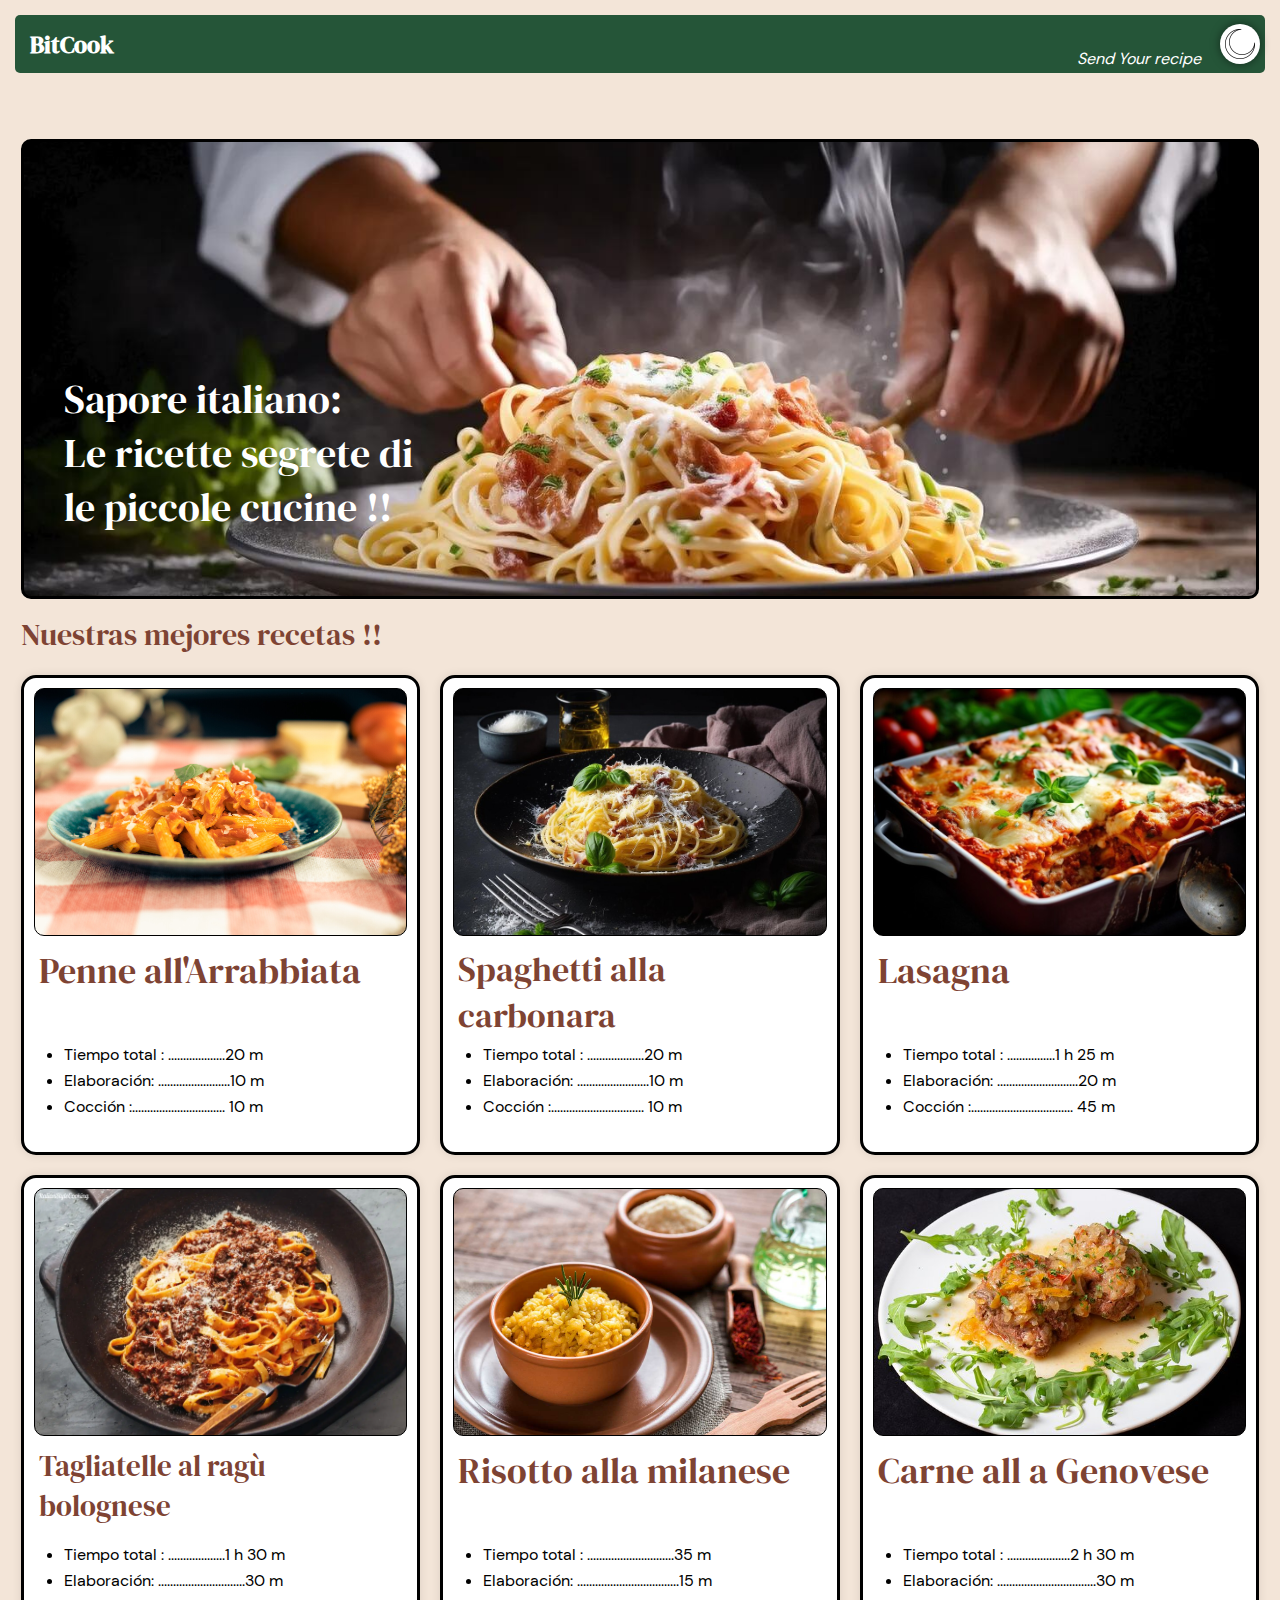
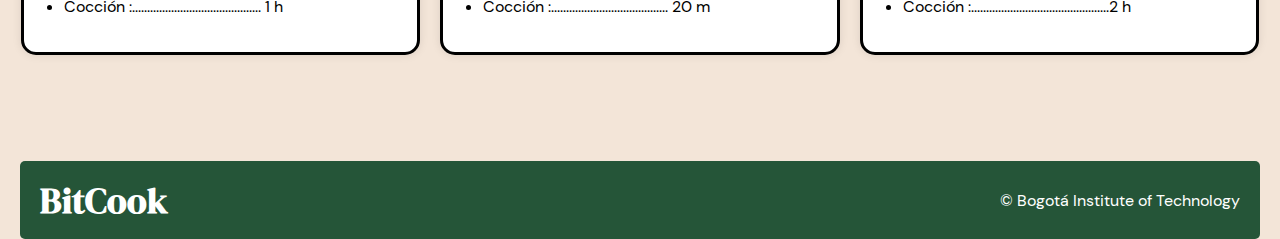
<file: index.html>
<!DOCTYPE html>
<html lang="en">
  <head>
    <meta charset="UTF-8" />
    <meta name="viewport" content="width=device-width, initial-scale=1.0" />
    <link rel="stylesheet" href="../css/style.css" />
    <title>RecipesHome</title>
  </head>
  <body>
    <header>
      <h1><a href="../index.html">BitCook</a></h1>
      <div id="top-box">
        <a href="../indexForm.html">
          <i id="travel">Send Your recipe</i>
        </a>
        <button class="dark-button"></button>
      </div>
    </header>
    <main>
      <div class="image-container">
        <span class="image-text"
          >Sapore italiano: <br />
          Le ricette segrete di <br />
          le piccole cucine !!</span
        >
      </div>
      <div class="mid-cartel">
        <h2>Nuestras mejores recetas !!</h2>
      </div>
      <div>
        <div class="recipe-grid">
          <a href="../indexRecipe1.html"
            ><div class="recipe-item">
              <div class="menu1"></div>
              <h2>Penne all'Arrabbiata</h2>
              <ul>
                <li>Tiempo total : ...................20 m</li>
                <li>Elaboración: ........................10 m</li>
                <li>Cocción :............................... 10 m</li>
              </ul>
            </div>
          </a>
          <a href="../indexRecipe2.html"
            ><div class="recipe-item">
              <div class="menu2"></div>
              <h2 id="letter-container-a">Spaghetti alla carbonara</h2>
              <ul>
                <li>Tiempo total : ...................20 m</li>
                <li>Elaboración: ........................10 m</li>
                <li>Cocción :............................... 10 m</li>
              </ul>
            </div>
          </a>
          <a href="../indexRecipe3.html"
            ><div class="recipe-item">
              <div class="menu3"></div>
              <h2>Lasagna</h2>
              <ul>
                <li>Tiempo total : ................1 h 25 m</li>
                <li>Elaboración: ...........................20 m</li>
                <li>Cocción :.................................. 45 m</li>
              </ul>
            </div>
          </a>
          <a href="../indexRecipe4.html"
            ><div class="recipe-item">
              <div class="menu4"></div>
              <h2 id="letter-container-b">Tagliatelle al ragù bolognese</h2>
              <ul>
                <li>Tiempo total : ...................1 h 30 m</li>
                <li>Elaboración: .............................30 m</li>
                <li>
                  Cocción :........................................... 1 h
                </li>
              </ul>
            </div>
          </a>
          <a href="../indexRecipe5.html">
            <div class="recipe-item">
              <div class="menu5"></div>
              <h2>Risotto alla milanese</h2>
              <ul>
                <li>Tiempo total : .............................35 m</li>
                <li>Elaboración: ..................................15 m</li>
                <li>Cocción :....................................... 20 m</li>
              </ul>
            </div>
          </a>
          <a href="../indexRecipe6.html">
            <div class="recipe-item">
              <div class="menu6"></div>
              <h2>Carne all a Genovese</h2>
              <ul>
                <li>Tiempo total : .....................2 h 30 m</li>
                <li>Elaboración: .................................30 m</li>
                <li>
                  Cocción :..............................................2 h
                </li>
              </ul>
            </div>
          </a>
        </div>
      </div>
    </main>
    <footer>
      <div id="footer-left">
        <h2>BitCook</h2>
      </div>
      <div id="footer-right">
        <p>© Bogotá Institute of Technology</p>
      </div>
    </footer>
    <script src="../js/script.js"></script>
  </body>
</html>
</file>
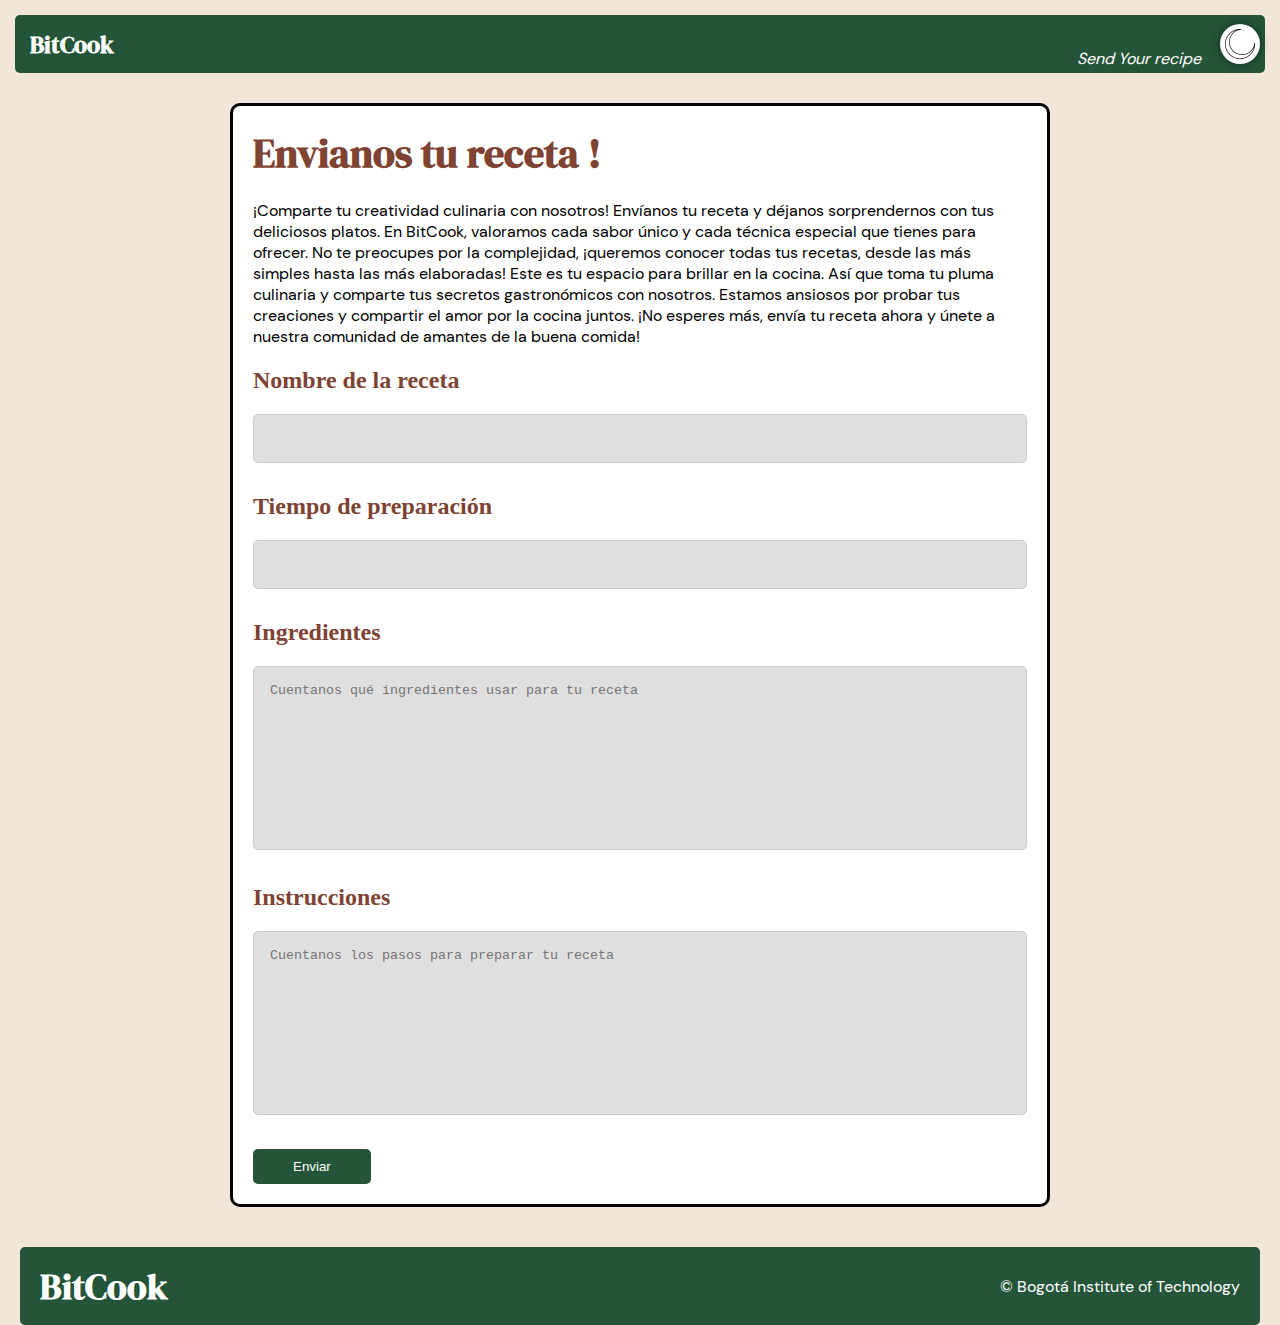
<file: indexForm.html>
<!DOCTYPE html>
<html lang="es">
  <head>
    <meta charset="UTF-8" />
    <meta name="viewport" content="width=device-width, initial-scale=1.0" />
    <title>Recipes</title>
    <link rel="stylesheet" href="./css/styleForm.css" />
  </head>
  <body>
    <header>
      <h1><a href="../index.html">BitCook</a></h1>
      <div id="top-box">
        <a href="../indexForm.html">
          <i id="travel">Send Your recipe</i>
        </a>
        <button class="dark-button"></button>
      </div>
    </header>
    <main>
      <div>
        <h1>Envianos tu receta !</h1>
        <div>
          <p>
            ¡Comparte tu creatividad culinaria con nosotros! Envíanos tu receta
            y déjanos sorprendernos con tus deliciosos platos. En BitCook,
            valoramos cada sabor único y cada técnica especial que tienes para
            ofrecer. No te preocupes por la complejidad, ¡queremos conocer todas
            tus recetas, desde las más simples hasta las más elaboradas! Este es
            tu espacio para brillar en la cocina. Así que toma tu pluma
            culinaria y comparte tus secretos gastronómicos con nosotros.
            Estamos ansiosos por probar tus creaciones y compartir el amor por
            la cocina juntos. ¡No esperes más, envía tu receta ahora y únete a
            nuestra comunidad de amantes de la buena comida!
          </p>
        </div>
      </div>
      <form action="#" id="fly-recipe">
        <div>
          <label for="recipe">Nombre de la receta</label>
          <input type="text" name="recipe" id="recipe" />
        </div>
        <div>
          <label for="timer">Tiempo de preparación</label>
          <input type="text" name="timer" id="timer" />
        </div>
        <div>
          <label for="ingredients">Ingredientes</label>
          <textarea
            name="ingredients"
            id="ingredients"
            cols="90"
            rows="10"
            placeholder="Cuentanos qué ingredientes usar para tu receta"
          ></textarea>
        </div>
        <div>
          <label for="instructions">Instrucciones</label>
          <textarea
            name="instructions"
            id="instructions"
            cols="90"
            rows="10"
            placeholder="Cuentanos los pasos para preparar tu receta"
          ></textarea>
        </div>
        <div>
          <input type="submit" value="Enviar" class="submit-button" />
        </div>
      </form>
    </main>
    <footer>
      <div id="footer-left">
        <h2>BitCook</h2>
      </div>
      <div id="footer-right">
        <p>© Bogotá Institute of Technology</p>
      </div>
    </footer>
    <script src="../js/script.js"></script>
  </body>
</html>
</file>
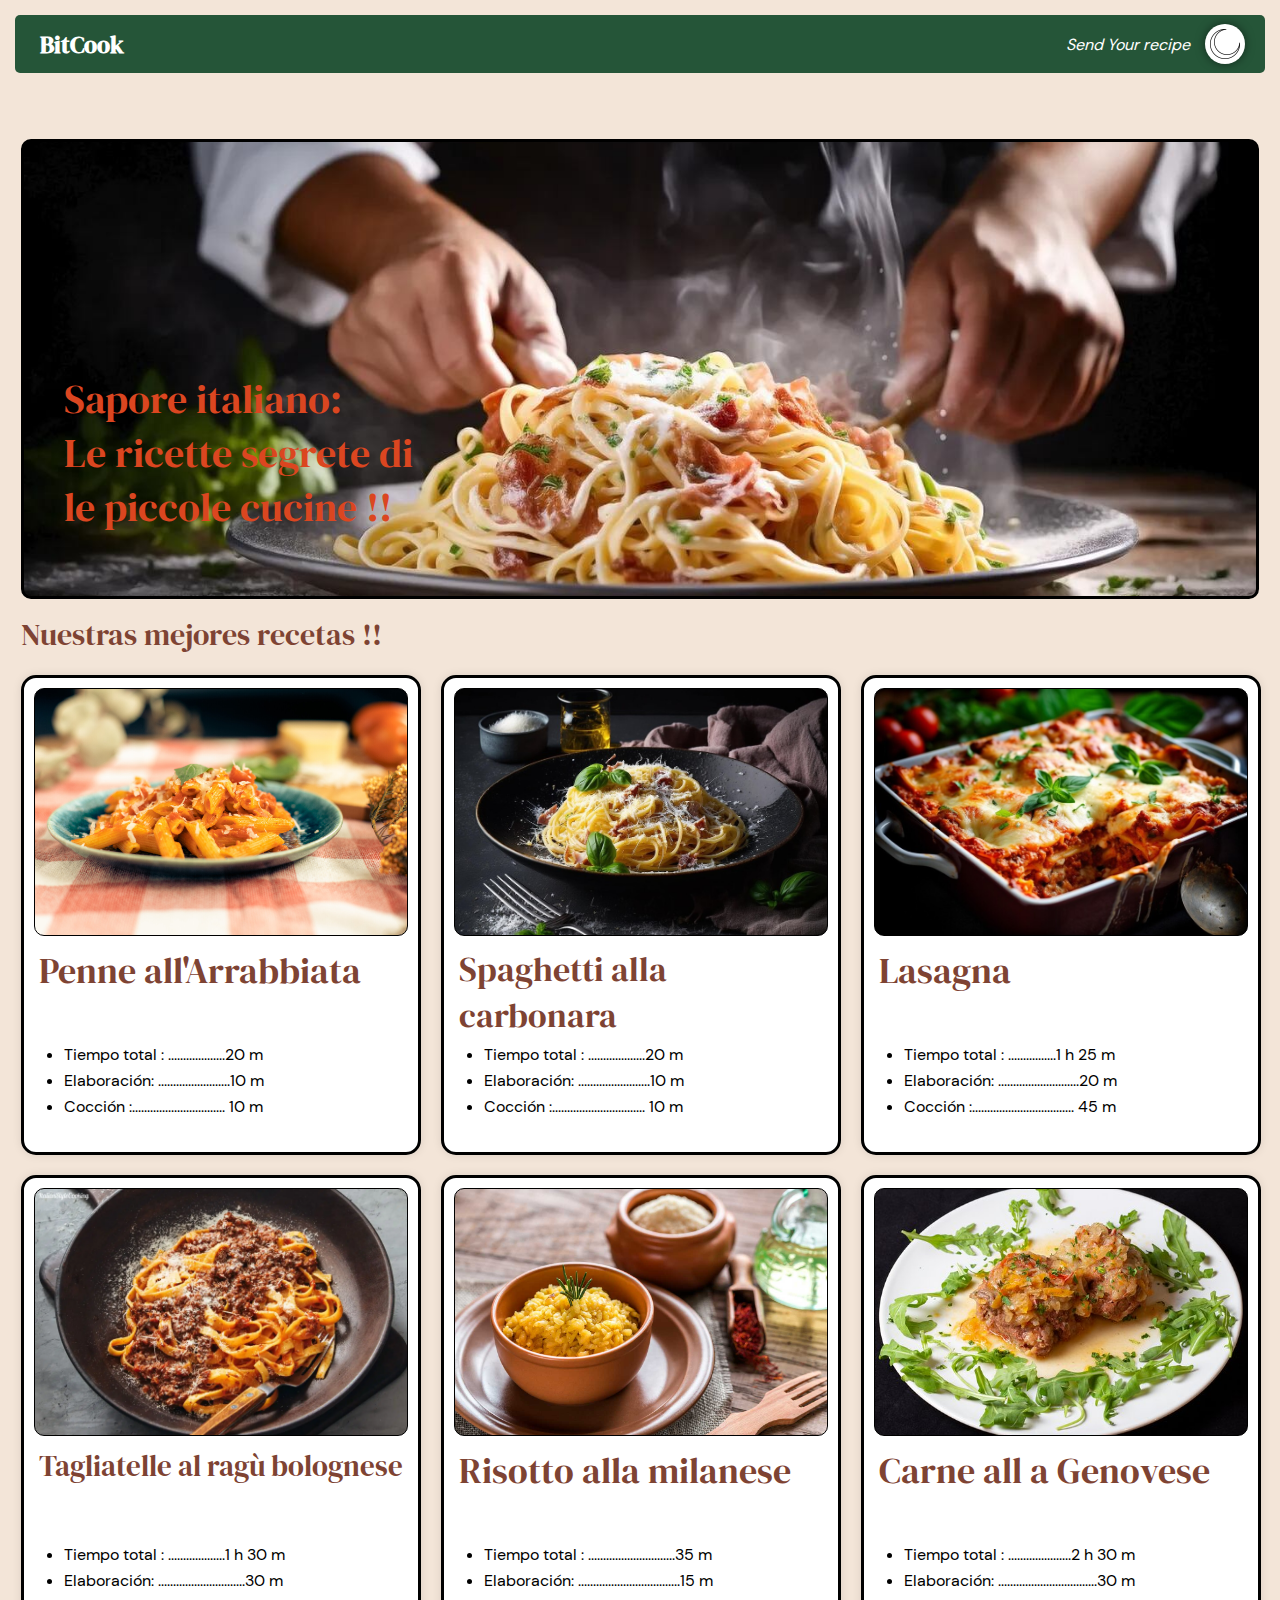
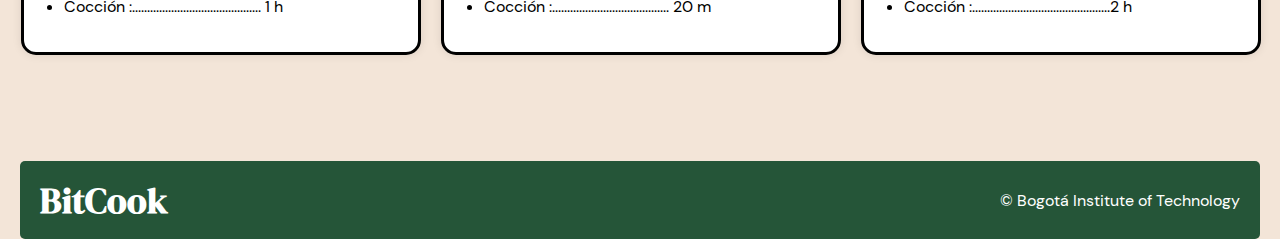
<file: indexHome.html>
<!DOCTYPE html>
<html lang="en">
  <head>
    <meta charset="UTF-8" />
    <meta name="viewport" content="width=device-width, initial-scale=1.0" />
    <link rel="stylesheet" href="/css/styleHome.css" />
    <title>RecipesHome</title>
  </head>
  <body>
    <header>
      <h1><a href="indexHome.html">BitCook</a></h1>
      <div id="top-box">
        <a href="/indexForm.html">
          <i id="travel">Send Your recipe</i>
        </a>
        <button class="dark-button"></button>
      </div>
    </header>
    <main>
      <div class="image-container">
        <span class="image-text"
          >Sapore italiano: <br />
          Le ricette segrete di <br />
          le piccole cucine !!</span
        >
      </div>
      <div class="mid-cartel">
        <h2>Nuestras mejores recetas !!</h2>
      </div>
      <div>
        <div class="recipe-grid">
          <a href="/indexRecipe1.html"
            ><div class="recipe-item">
              <div class="menu1"></div>
              <h2>Penne all'Arrabbiata</h2>
              <ul>
                <li>Tiempo total : ...................20 m</li>
                <li>Elaboración: ........................10 m</li>
                <li>Cocción :............................... 10 m</li>
              </ul>
            </div>
          </a>
          <a href="/indexRecipe2.html"
            ><div class="recipe-item">
              <div class="menu2"></div>
              <h2 id="letter-container-a">Spaghetti alla carbonara</h2>
              <ul>
                <li>Tiempo total : ...................20 m</li>
                <li>Elaboración: ........................10 m</li>
                <li>Cocción :............................... 10 m</li>
              </ul>
            </div>
          </a>
          <a href="/indexRecipe3.html"
            ><div class="recipe-item">
              <div class="menu3"></div>
              <h2>Lasagna</h2>
              <ul>
                <li>Tiempo total : ................1 h 25 m</li>
                <li>Elaboración: ...........................20 m</li>
                <li>Cocción :.................................. 45 m</li>
              </ul>
            </div>
          </a>
          <a href="/indexRecipe4.html"
            ><div class="recipe-item">
              <div class="menu4"></div>
              <h2 id="letter-container-b">Tagliatelle al ragù bolognese</h2>
              <ul>
                <li>Tiempo total : ...................1 h 30 m</li>
                <li>Elaboración: .............................30 m</li>
                <li>
                  Cocción :........................................... 1 h
                </li>
              </ul>
            </div>
          </a>
          <a href="/indexRecipe5.html">
            <div class="recipe-item">
              <div class="menu5"></div>
              <h2>Risotto alla milanese</h2>
              <ul>
                <li>Tiempo total : .............................35 m</li>
                <li>Elaboración: ..................................15 m</li>
                <li>Cocción :....................................... 20 m</li>
              </ul>
            </div>
          </a>
          <a href="/indexRecipe6.html">
            <div class="recipe-item">
              <div class="menu6"></div>
              <h2>Carne all a Genovese</h2>
              <ul>
                <li>Tiempo total : .....................2 h 30 m</li>
                <li>Elaboración: .................................30 m</li>
                <li>
                  Cocción :..............................................2 h
                </li>
              </ul>
            </div>
          </a>
        </div>
      </div>
    </main>
    <footer>
      <div id="footer-left">
        <h2>BitCook</h2>
      </div>
      <div id="footer-right">
        <p>© Bogotá Institute of Technology</p>
      </div>
    </footer>
    <script src="/js/script.js"></script>
  </body>
</html>
</file>
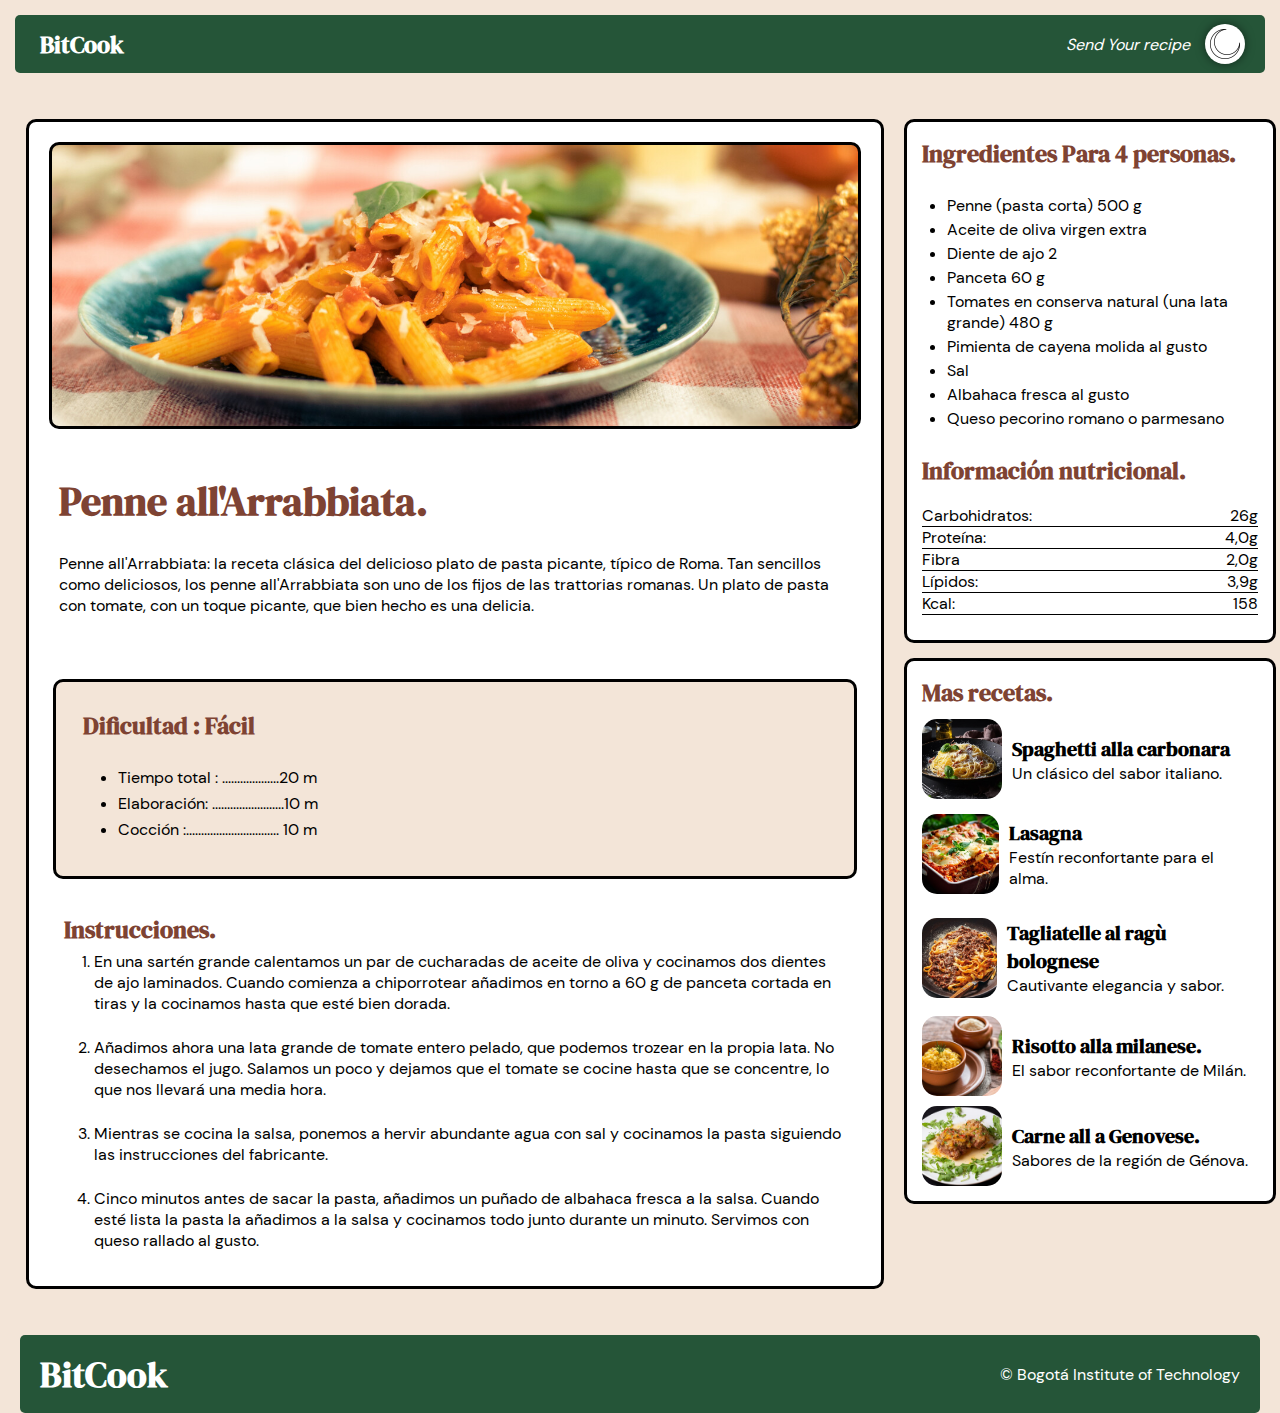
<file: indexRecipe1.html>
<!DOCTYPE html>
<html lang="es">
  <head>
    <meta charset="UTF-8" />
    <meta name="viewport" content="width=device-width, initial-scale=1.0" />
    <title>Recipes</title>
    <link rel="stylesheet" href="../css/styleRecipe1.css" />
  </head>
  <body>
    <header>
      <h1><a href="../index.html">BitCook</a></h1>
      <div id="top-box">
        <a href="../indexForm.html">
          <i id="travel">Send Your recipe</i>
        </a>
        <button class="dark-button"></button>
      </div>
    </header>
    <main>
      <div class="grid-container">
        <div class="left-column">
          <div class="dish"></div>
          <div id="recipe">
            <h1>Penne all'Arrabbiata.</h1>
            <p>
              Penne all'Arrabbiata: la receta clásica del delicioso plato de
              pasta picante, típico de Roma. Tan sencillos como deliciosos, los
              penne all'Arrabbiata son uno de los fijos de las trattorias
              romanas. Un plato de pasta con tomate, con un toque picante, que
              bien hecho es una delicia.
            </p>
          </div>
          <div id="complex">
            <h2>Dificultad : Fácil</h2>
            <ul>
              <li>Tiempo total : ...................20 m</li>
              <li>Elaboración: ........................10 m</li>
              <li>Cocción :............................... 10 m</li>
            </ul>
          </div>
          <div id="how">
            <h2>Instrucciones.</h2>
            <ol>
              <li>
                En una sartén grande calentamos un par de cucharadas de aceite
                de oliva y cocinamos dos dientes de ajo laminados. Cuando
                comienza a chiporrotear añadimos en torno a 60 g de panceta
                cortada en tiras y la cocinamos hasta que esté bien dorada.
              </li>
              <br />
              <li>
                Añadimos ahora una lata grande de tomate entero pelado, que
                podemos trozear en la propia lata. No desechamos el jugo.
                Salamos un poco y dejamos que el tomate se cocine hasta que se
                concentre, lo que nos llevará una media hora.
              </li>
              <br />
              <li>
                Mientras se cocina la salsa, ponemos a hervir abundante agua con
                sal y cocinamos la pasta siguiendo las instrucciones del
                fabricante.
              </li>
              <br />
              <li>
                Cinco minutos antes de sacar la pasta, añadimos un puñado de
                albahaca fresca a la salsa. Cuando esté lista la pasta la
                añadimos a la salsa y cocinamos todo junto durante un minuto.
                Servimos con queso rallado al gusto.
              </li>
            </ol>
          </div>
        </div>

        <div class="right-column">
          <div id="top-row">
            <h2>Ingredientes Para 4 personas.</h2>
            <ul>
              <li>Penne (pasta corta) 500 g</li>
              <li>Aceite de oliva virgen extra</li>
              <li>Diente de ajo 2</li>
              <li>Panceta 60 g</li>
              <li>Tomates en conserva natural (una lata grande) 480 g</li>
              <li>Pimienta de cayena molida al gusto</li>
              <li>Sal</li>
              <li>Albahaca fresca al gusto</li>
              <li>Queso pecorino romano o parmesano</li>
            </ul>

            <h2>Información nutricional.</h2>
            <br />
            <div class="recipe">
              <table>
                <tr>
                  <td>Carbohidratos:</td>
                  <td class="nutricional-value">26g</td>
                </tr>
                <tr>
                  <td>Proteína:</td>
                  <td class="nutricional-value">4,0g</td>
                </tr>
                <tr>
                  <td>Fibra</td>
                  <td class="nutricional-value">2,0g</td>
                </tr>
                <tr>
                  <td>Lípidos:</td>
                  <td class="nutricional-value">3,9g</td>
                </tr>
                <tr>
                  <td>Kcal:</td>
                  <td class="nutricional-value">158</td>
                </tr>
              </table>
            </div>
          </div>
          <div id="mid-row">
            <h2>Mas recetas.</h2>
            <a href="../indexRecipe2.html"
              ><div id="recipe-card-a">
                <div id="dish-card-a"></div>
                <div class="recipe-info">
                  <h3>Spaghetti alla carbonara</h3>
                  <p>Un clásico del sabor italiano.</p>
                </div>
              </div>
            </a>
            <a href="../indexRecipe3.html"
              ><div id="recipe-card-b">
                <div id="dish-card-b"></div>
                <div class="recipe-info">
                  <h3>Lasagna</h3>
                  <p>Festín reconfortante para el alma.</p>
                </div>
              </div>
            </a>
            <a href="../indexRecipe4.html"
              ><div id="recipe-card-c">
                <div id="dish-card-c"></div>
                <div class="recipe-info">
                  <h3>Tagliatelle al ragù bolognese</h3>
                  <p>Cautivante elegancia y sabor.</p>
                </div>
              </div>
            </a>
            <a href="./indexRecipe5.html"
              ><div id="recipe-card-d">
                <div id="dish-card-d"></div>
                <div class="recipe-info">
                  <h3>Risotto alla milanese.</h3>
                  <p>El sabor reconfortante de Milán.</p>
                </div>
              </div>
            </a>
            <a href="../indexRecipe6.html"
              ><div id="recipe-card-e">
                <div id="dish-card-e"></div>
                <div class="recipe-info">
                  <h3>Carne all a Genovese.</h3>
                  <p>Sabores de la región de Génova.</p>
                </div>
              </div>
            </a>
          </div>
        </div>
      </div>
    </main>

    <footer>
      <div id="footer-left">
        <h2>BitCook</h2>
      </div>
      <div id="footer-right">
        <p>© Bogotá Institute of Technology</p>
      </div>
    </footer>
    <script src="../js/script.js"></script>
  </body>
</html>
</file>
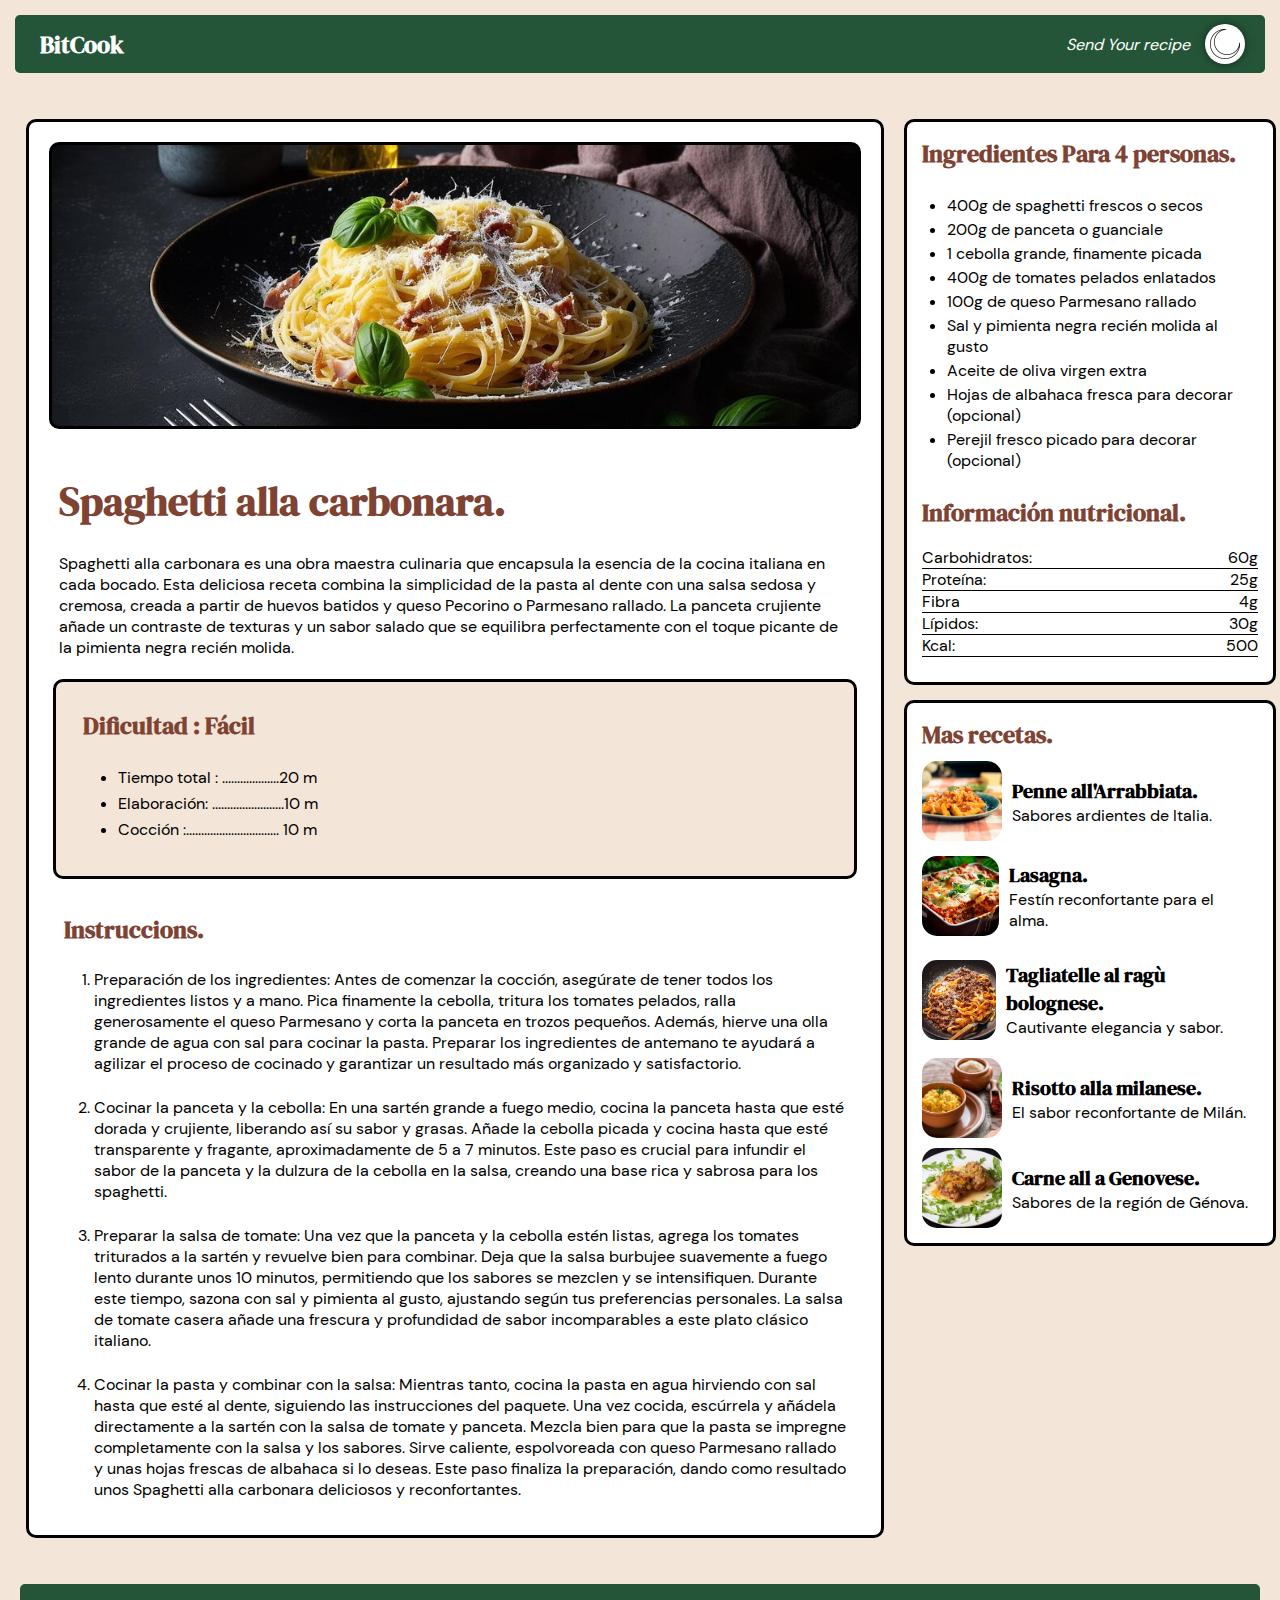
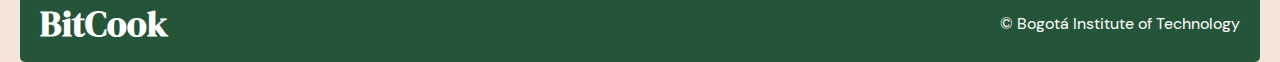
<file: indexRecipe2.html>
<!DOCTYPE html>
<html lang="es">
  <head>
    <meta charset="UTF-8" />
    <meta name="viewport" content="width=device-width, initial-scale=1.0" />
    <title>Recipes</title>
    <link rel="stylesheet" href="../css/styleRecipe2.css" />
  </head>

  <body>
    <header>
      <h1><a href="../index.html">BitCook</a></h1>
      <div id="top-box">
        <a href="../indexForm.html">
          <i id="travel">Send Your recipe</i>
        </a>
        <button class="dark-button"></button>
      </div>
    </header>
    <main>
      <div class="grid-container">
        <div class="left-column">
          <div class="dish"></div>
          <div id="recipe">
            <h1>Spaghetti alla carbonara.</h1>
            <p>
              Spaghetti alla carbonara es una obra maestra culinaria que
              encapsula la esencia de la cocina italiana en cada bocado. Esta
              deliciosa receta combina la simplicidad de la pasta al dente con
              una salsa sedosa y cremosa, creada a partir de huevos batidos y
              queso Pecorino o Parmesano rallado. La panceta crujiente añade un
              contraste de texturas y un sabor salado que se equilibra
              perfectamente con el toque picante de la pimienta negra recién
              molida.
            </p>
          </div>
          <div id="complex">
            <h2>Dificultad : Fácil</h2>
            <ul>
              <li>Tiempo total : ...................20 m</li>
              <li>Elaboración: ........................10 m</li>
              <li>Cocción :............................... 10 m</li>
            </ul>
          </div>
          <div id="how">
            <h2>Instruccions.</h2>
            <ol>
              <br />
              <li>
                Preparación de los ingredientes: Antes de comenzar la cocción,
                asegúrate de tener todos los ingredientes listos y a mano. Pica
                finamente la cebolla, tritura los tomates pelados, ralla
                generosamente el queso Parmesano y corta la panceta en trozos
                pequeños. Además, hierve una olla grande de agua con sal para
                cocinar la pasta. Preparar los ingredientes de antemano te
                ayudará a agilizar el proceso de cocinado y garantizar un
                resultado más organizado y satisfactorio.
              </li>
              <br />
              <li>
                Cocinar la panceta y la cebolla: En una sartén grande a fuego
                medio, cocina la panceta hasta que esté dorada y crujiente,
                liberando así su sabor y grasas. Añade la cebolla picada y
                cocina hasta que esté transparente y fragante, aproximadamente
                de 5 a 7 minutos. Este paso es crucial para infundir el sabor de
                la panceta y la dulzura de la cebolla en la salsa, creando una
                base rica y sabrosa para los spaghetti.
              </li>
              <br />
              <li>
                Preparar la salsa de tomate: Una vez que la panceta y la cebolla
                estén listas, agrega los tomates triturados a la sartén y
                revuelve bien para combinar. Deja que la salsa burbujee
                suavemente a fuego lento durante unos 10 minutos, permitiendo
                que los sabores se mezclen y se intensifiquen. Durante este
                tiempo, sazona con sal y pimienta al gusto, ajustando según tus
                preferencias personales. La salsa de tomate casera añade una
                frescura y profundidad de sabor incomparables a este plato
                clásico italiano.
              </li>
              <br />
              <li>
                Cocinar la pasta y combinar con la salsa: Mientras tanto, cocina
                la pasta en agua hirviendo con sal hasta que esté al dente,
                siguiendo las instrucciones del paquete. Una vez cocida,
                escúrrela y añádela directamente a la sartén con la salsa de
                tomate y panceta. Mezcla bien para que la pasta se impregne
                completamente con la salsa y los sabores. Sirve caliente,
                espolvoreada con queso Parmesano rallado y unas hojas frescas de
                albahaca si lo deseas. Este paso finaliza la preparación, dando
                como resultado unos Spaghetti alla carbonara deliciosos y
                reconfortantes.
              </li>
            </ol>
          </div>
        </div>

        <div class="right-column">
          <div id="top-row">
            <h2>Ingredientes Para 4 personas.</h2>
            <ul>
              <li>400g de spaghetti frescos o secos</li>
              <li>200g de panceta o guanciale</li>
              <li>1 cebolla grande, finamente picada</li>
              <li>400g de tomates pelados enlatados</li>
              <li>100g de queso Parmesano rallado</li>
              <li>Sal y pimienta negra recién molida al gusto</li>
              <li>Aceite de oliva virgen extra</li>
              <li>Hojas de albahaca fresca para decorar (opcional)</li>
              <li>Perejil fresco picado para decorar (opcional)</li>
            </ul>

            <h2>Información nutricional.</h2>
            <br />
            <div class="recipe">
              <table>
                <tr>
                  <td>Carbohidratos:</td>
                  <td class="nutricional-value">60g</td>
                </tr>
                <tr>
                  <td>Proteína:</td>
                  <td class="nutricional-value">25g</td>
                </tr>
                <tr>
                  <td>Fibra</td>
                  <td class="nutricional-value">4g</td>
                </tr>
                <tr>
                  <td>Lípidos:</td>
                  <td class="nutricional-value">30g</td>
                </tr>
                <tr>
                  <td>Kcal:</td>
                  <td class="nutricional-value">500</td>
                </tr>
              </table>
            </div>
          </div>
          <div id="mid-row">
            <h2>Mas recetas.</h2>
            <a href="../indexRecipe1.html"
              ><div id="recipe-card-a">
                <div id="dish-card-a"></div>
                <div class="recipe-info">
                  <h3>Penne all'Arrabbiata.</h3>
                  <p>Sabores ardientes de Italia.</p>
                </div>
              </div>
            </a>
            <a href="../indexRecipe3.html"
              ><div id="recipe-card-b">
                <div id="dish-card-b"></div>
                <div class="recipe-info">
                  <h3>Lasagna.</h3>
                  <p>Festín reconfortante para el alma.</p>
                </div>
              </div>
            </a>
            <a href="../indexRecipe4.html"
              ><div id="recipe-card-c">
                <div id="dish-card-c"></div>
                <div class="recipe-info">
                  <h3>Tagliatelle al ragù bolognese.</h3>
                  <p>Cautivante elegancia y sabor.</p>
                </div>
              </div>
            </a>
            <a href="../indexRecipe5.html"
              ><div id="recipe-card-d">
                <div id="dish-card-d"></div>
                <div class="recipe-info">
                  <h3>Risotto alla milanese.</h3>
                  <p>El sabor reconfortante de Milán.</p>
                </div>
              </div>
            </a>
            <a href="../indexRecipe6.html"
              ><div id="recipe-card-e">
                <div id="dish-card-e"></div>
                <div class="recipe-info">
                  <h3>Carne all a Genovese.</h3>
                  <p>Sabores de la región de Génova.</p>
                </div>
              </div>
            </a>
          </div>
        </div>
      </div>
    </main>

    <footer>
      <div id="footer-left">
        <h2>BitCook</h2>
      </div>
      <div id="footer-right">
        <p>© Bogotá Institute of Technology</p>
      </div>
    </footer>
    <script src="../js/script.js"></script>
  </body>
</html>
</file>
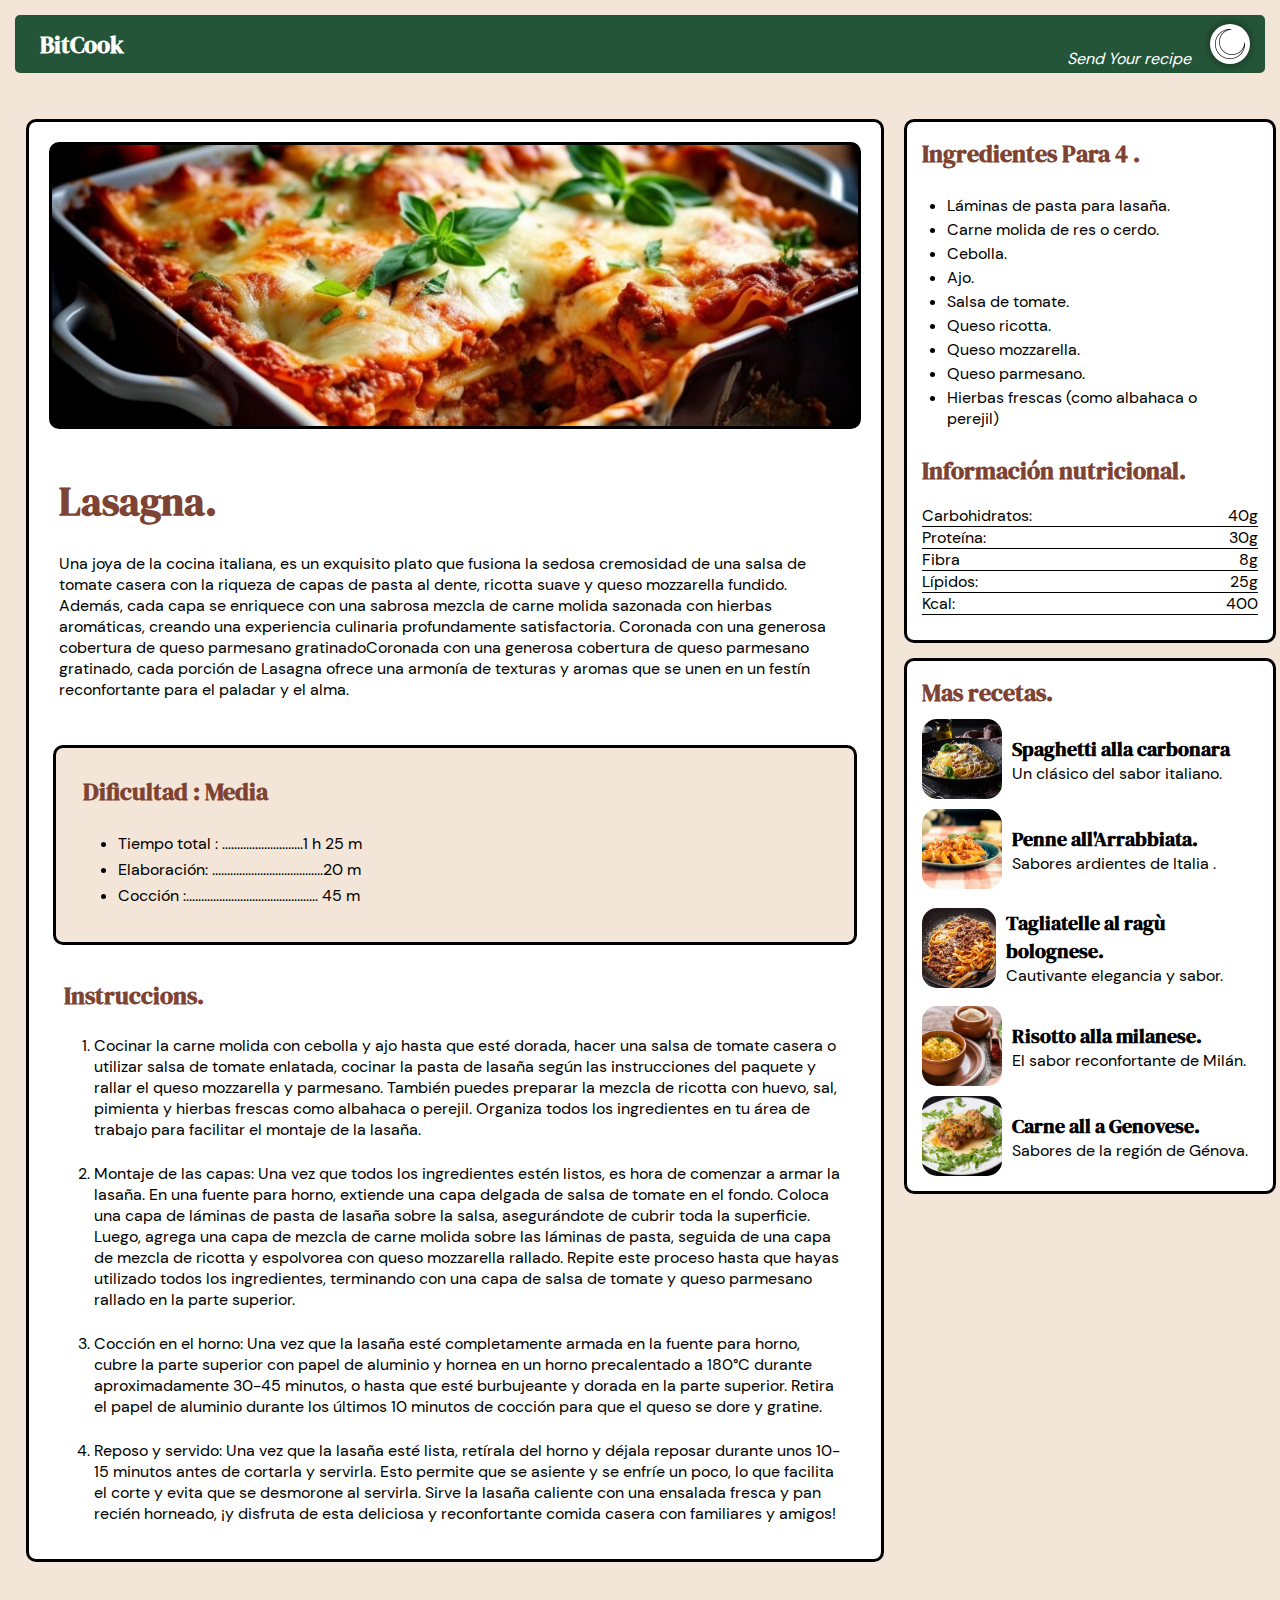
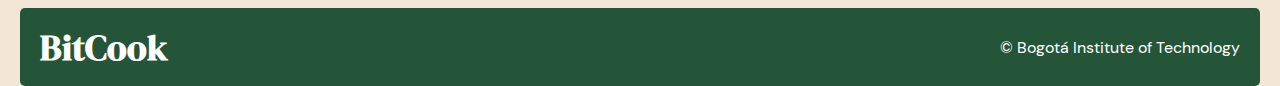
<file: indexRecipe3.html>
<!DOCTYPE html>
<html lang="es">
  <head>
    <meta charset="UTF-8" />
    <meta name="viewport" content="width=device-width, initial-scale=1.0" />
    <title>Recipes</title>
    <link rel="stylesheet" href="./css/styleRecipe3.css" />
  </head>
  <body>
  </head>
  <body>
    <header>
      <h1><a href="./index.html">BitCook</a></h1>
      <div id="icon-container">
        <a href="./indexForm.html" class="lumin">
          <i id="travel">Send Your recipe</i>
        </a>
        <button class="dark-button"></button>
      </div>
    </header>
    <main>
      <div class="grid-container">
        <div class="left-column">
          <div class="dish"></div>
          <div id="recipe">
            <h1>Lasagna.</h1>
            <p>
              Una joya de la cocina italiana, es un exquisito plato que fusiona
              la sedosa cremosidad de una salsa de tomate casera con la riqueza
              de capas de pasta al dente, ricotta suave y queso mozzarella
              fundido. Además, cada capa se enriquece con una sabrosa mezcla de
              carne molida sazonada con hierbas aromáticas, creando una
              experiencia culinaria profundamente satisfactoria. Coronada con
              una generosa cobertura de queso parmesano gratinadoCoronada con
              una generosa cobertura de queso parmesano gratinado, cada porción
              de Lasagna ofrece una armonía de texturas y aromas que se unen en
              un festín reconfortante para el paladar y el alma.
            </p>
          </div>
          <div id="complex">
            <h2>Dificultad : Media</h2>
            <ul>
              <li>Tiempo total : ...........................1 h 25 m</li>
              <li>Elaboración: .....................................20 m</li>
              <li>
                Cocción :............................................ 45 m
              </li>
            </ul>
          </div>
          <div id="how">
            <h2>Instruccions.</h2>
            <ol>
              <br />
              <li>
                Cocinar la carne molida con cebolla y ajo hasta que esté dorada,
                hacer una salsa de tomate casera o utilizar salsa de tomate
                enlatada, cocinar la pasta de lasaña según las instrucciones del
                paquete y rallar el queso mozzarella y parmesano. También puedes
                preparar la mezcla de ricotta con huevo, sal, pimienta y hierbas
                frescas como albahaca o perejil. Organiza todos los ingredientes
                en tu área de trabajo para facilitar el montaje de la lasaña.
              </li>
              <br />
              <li>
                Montaje de las capas: Una vez que todos los ingredientes estén
                listos, es hora de comenzar a armar la lasaña. En una fuente
                para horno, extiende una capa delgada de salsa de tomate en el
                fondo. Coloca una capa de láminas de pasta de lasaña sobre la
                salsa, asegurándote de cubrir toda la superficie. Luego, agrega
                una capa de mezcla de carne molida sobre las láminas de pasta,
                seguida de una capa de mezcla de ricotta y espolvorea con queso
                mozzarella rallado. Repite este proceso hasta que hayas
                utilizado todos los ingredientes, terminando con una capa de
                salsa de tomate y queso parmesano rallado en la parte superior.
              </li>
              <br />
              <li>
                Cocción en el horno: Una vez que la lasaña esté completamente
                armada en la fuente para horno, cubre la parte superior con
                papel de aluminio y hornea en un horno precalentado a 180°C
                durante aproximadamente 30-45 minutos, o hasta que esté
                burbujeante y dorada en la parte superior. Retira el papel de
                aluminio durante los últimos 10 minutos de cocción para que el
                queso se dore y gratine.
              </li>
              <br />
              <li>
                Reposo y servido: Una vez que la lasaña esté lista, retírala del
                horno y déjala reposar durante unos 10-15 minutos antes de
                cortarla y servirla. Esto permite que se asiente y se enfríe un
                poco, lo que facilita el corte y evita que se desmorone al
                servirla. Sirve la lasaña caliente con una ensalada fresca y pan
                recién horneado, ¡y disfruta de esta deliciosa y reconfortante
                comida casera con familiares y amigos!
              </li>
            </ol>
          </div>
        </div>

        <div class="right-column">
          <div id="top-row">
            <h2>Ingredientes Para 4 .</h2>
            <ul>
              <li>Láminas de pasta para lasaña.</li>
              <li>Carne molida de res o cerdo.</li>
              <li>Cebolla.</li>
              <li>Ajo.</li>
              <li>Salsa de tomate.</li>
              <li>Queso ricotta.</li>
              <li>Queso mozzarella.</li>
              <li>Queso parmesano.</li>
              <li>Hierbas frescas (como albahaca o perejil)</li>
            </ul>

            <h2>Información nutricional.</h2>
            <br />
            <div class="recipe">
              <table>
                <tr>
                  <td>Carbohidratos:</td>
                  <td class="nutricional-value">40g</td>
                </tr>
                <tr>
                  <td>Proteína:</td>
                  <td class="nutricional-value">30g</td>
                </tr>
                <tr>
                  <td>Fibra</td>
                  <td class="nutricional-value">8g</td>
                </tr>
                <tr>
                  <td>Lípidos:</td>
                  <td class="nutricional-value">25g</td>
                </tr>
                <tr>
                  <td>Kcal:</td>
                  <td class="nutricional-value">400</td>
                </tr>
              </table>
            </div>
          </div>
          <div id="mid-row">
            <h2>Mas recetas.</h2>
            <a href="./indexRecipe2.html"
            ><div id="recipe-card-a">
              <div id="dish-card-a"></div>
              <div class="recipe-info">
                <h3>Spaghetti alla carbonara</h3>
                <p>Un clásico del sabor italiano.</p>
              </div>
            </div>
          </a>
            <a href="./indexRecipe1.html"
              ><div id="recipe-card-b">
                <div id="dish-card-b"></div>
                <div class="recipe-info">
                  <h3>Penne all'Arrabbiata.</h3>
                  <p>Sabores ardientes de Italia .</p>
                </div>
              </div>
            </a>
            <a href="./indexRecipe4.html"
              ><div id="recipe-card-c">
                <div id="dish-card-c"></div>
                <div class="recipe-info">
                  <h3>Tagliatelle al ragù bolognese.</h3>
                  <p>Cautivante elegancia y sabor.</p>
                </div>
              </div>
            </a>
            <a href="./indexRecipe5.html"
              ><div id="recipe-card-d">
                <div id="dish-card-d"></div>
                <div class="recipe-info">
                  <h3>Risotto alla milanese.</h3>
                  <p>El sabor reconfortante de Milán.</p>
                </div>
              </div>
            </a>
            <a href="./indexRecipe6.html"
              ><div id="recipe-card-e">
                <div id="dish-card-e"></div>
                <div class="recipe-info">
                  <h3>Carne all a Genovese.</h3>
                  <p>Sabores de la región de Génova.</p>
                </div>
              </div>
            </a>
          </div>
        </div>
      </div>
    </main>

    <footer>
      <div id="footer-left">
        <h2>BitCook</h2>
      </div>
      <div id="footer-right">
        <p>© Bogotá Institute of Technology</p>
      </div>
    </footer>
    <script src="./js/script.js"></script>
  </body>
</html>
</file>
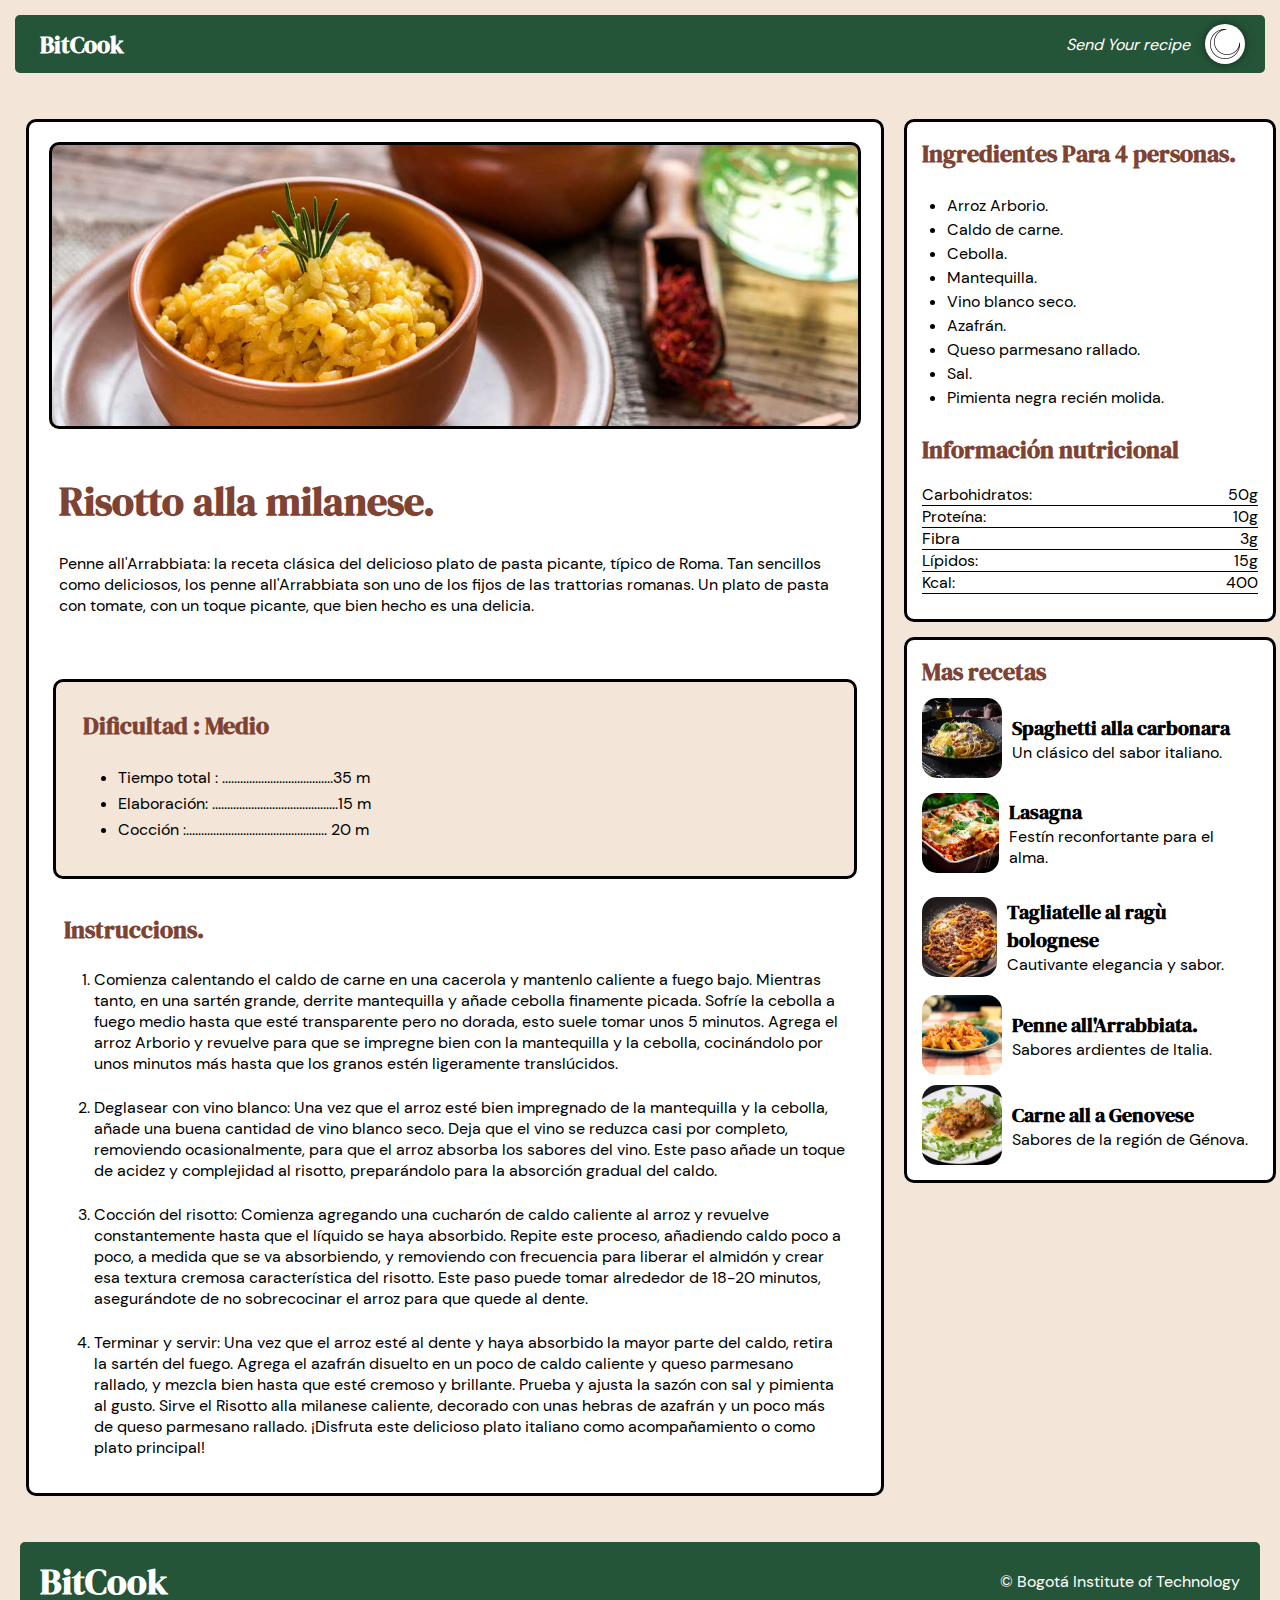
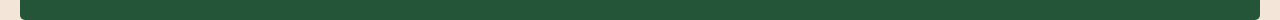
<file: indexRecipe5.html>
<!DOCTYPE html>
<html lang="es">
  <head>
    <meta charset="UTF-8" />
    <meta name="viewport" content="width=device-width, initial-scale=1.0" />
    <title>Recipes</title>
    <link rel="stylesheet" href="../css/styleRecipe5.css" />
  </head>

  <body>
    <header>
      <h1><a href="../index.html">BitCook</a></h1>
      <div id="top-box">
        <a href="../indexForm.html">
          <i id="travel">Send Your recipe</i>
        </a>
        <button class="dark-button"></button>
      </div>
    </header>
    <main>
      <div class="grid-container">
        <div class="left-column">
          <div class="dish"></div>
          <div id="recipe">
            <h1>Risotto alla milanese.</h1>
            <p>
              Penne all'Arrabbiata: la receta clásica del delicioso plato de
              pasta picante, típico de Roma. Tan sencillos como deliciosos, los
              penne all'Arrabbiata son uno de los fijos de las trattorias
              romanas. Un plato de pasta con tomate, con un toque picante, que
              bien hecho es una delicia.
            </p>
          </div>
          <div id="complex">
            <h2>Dificultad : Medio</h2>
            <ul>
              <li>Tiempo total : .....................................35 m</li>
              <li>
                Elaboración: ..........................................15 m
              </li>
              <li>
                Cocción :............................................... 20 m
              </li>
            </ul>
          </div>
          <div id="how">
            <h2>Instruccions.</h2>
            <br />
            <ol>
              <li>
                Comienza calentando el caldo de carne en una cacerola y mantenlo
                caliente a fuego bajo. Mientras tanto, en una sartén grande,
                derrite mantequilla y añade cebolla finamente picada. Sofríe la
                cebolla a fuego medio hasta que esté transparente pero no
                dorada, esto suele tomar unos 5 minutos. Agrega el arroz Arborio
                y revuelve para que se impregne bien con la mantequilla y la
                cebolla, cocinándolo por unos minutos más hasta que los granos
                estén ligeramente translúcidos.
              </li>
              <br />
              <li>
                Deglasear con vino blanco: Una vez que el arroz esté bien
                impregnado de la mantequilla y la cebolla, añade una buena
                cantidad de vino blanco seco. Deja que el vino se reduzca casi
                por completo, removiendo ocasionalmente, para que el arroz
                absorba los sabores del vino. Este paso añade un toque de acidez
                y complejidad al risotto, preparándolo para la absorción gradual
                del caldo.
              </li>
              <br />
              <li>
                Cocción del risotto: Comienza agregando una cucharón de caldo
                caliente al arroz y revuelve constantemente hasta que el líquido
                se haya absorbido. Repite este proceso, añadiendo caldo poco a
                poco, a medida que se va absorbiendo, y removiendo con
                frecuencia para liberar el almidón y crear esa textura cremosa
                característica del risotto. Este paso puede tomar alrededor de
                18-20 minutos, asegurándote de no sobrecocinar el arroz para que
                quede al dente.
              </li>
              <br />
              <li>
                Terminar y servir: Una vez que el arroz esté al dente y haya
                absorbido la mayor parte del caldo, retira la sartén del fuego.
                Agrega el azafrán disuelto en un poco de caldo caliente y queso
                parmesano rallado, y mezcla bien hasta que esté cremoso y
                brillante. Prueba y ajusta la sazón con sal y pimienta al gusto.
                Sirve el Risotto alla milanese caliente, decorado con unas
                hebras de azafrán y un poco más de queso parmesano rallado.
                ¡Disfruta este delicioso plato italiano como acompañamiento o
                como plato principal!
              </li>
            </ol>
          </div>
        </div>

        <div class="right-column">
          <div id="top-row">
            <h2>Ingredientes Para 4 personas.</h2>
            <ul>
              <li>Arroz Arborio.</li>
              <li>Caldo de carne.</li>
              <li>Cebolla.</li>
              <li>Mantequilla.</li>
              <li>Vino blanco seco.</li>
              <li>Azafrán.</li>
              <li>Queso parmesano rallado.</li>
              <li>Sal.</li>
              <li>Pimienta negra recién molida.</li>
            </ul>

            <h2>Información nutricional</h2>
            <br />

            <div class="recipe">
              <table>
                <tr>
                  <td>Carbohidratos:</td>
                  <td class="nutricional-value">50g</td>
                </tr>
                <tr>
                  <td>Proteína:</td>
                  <td class="nutricional-value">10g</td>
                </tr>
                <tr>
                  <td>Fibra</td>
                  <td class="nutricional-value">3g</td>
                </tr>
                <tr>
                  <td>Lípidos:</td>
                  <td class="nutricional-value">15g</td>
                </tr>
                <tr>
                  <td>Kcal:</td>
                  <td class="nutricional-value">400</td>
                </tr>
              </table>
            </div>
          </div>
          <div id="mid-row">
            <h2>Mas recetas</h2>
            <a href="../indexRecipe2.html"
              ><div id="recipe-card-a">
                <div id="dish-card-a"></div>
                <div class="recipe-info">
                  <h3>Spaghetti alla carbonara</h3>
                  <p>Un clásico del sabor italiano.</p>
                </div>
              </div>
            </a>
            <a href="../indexRecipe3.html"
              ><div id="recipe-card-b">
                <div id="dish-card-b"></div>
                <div class="recipe-info">
                  <h3>Lasagna</h3>
                  <p>Festín reconfortante para el alma.</p>
                </div>
              </div>
            </a>
            <a href="../indexRecipe4.html"
              ><div id="recipe-card-c">
                <div id="dish-card-c"></div>
                <div class="recipe-info">
                  <h3>Tagliatelle al ragù bolognese</h3>
                  <p>Cautivante elegancia y sabor.</p>
                </div>
              </div>
            </a>
            <a href="../indexRecipe1.html"
              ><div id="recipe-card-d">
                <div id="dish-card-d"></div>
                <div class="recipe-info">
                  <h3>Penne all'Arrabbiata.</h3>
                  <p>Sabores ardientes de Italia.</p>
                </div>
              </div>
            </a>
            <a href="../indexRecipe6.html"
              ><div id="recipe-card-e">
                <div id="dish-card-e"></div>
                <div class="recipe-info">
                  <h3>Carne all a Genovese</h3>
                  <p>Sabores de la región de Génova.</p>
                </div>
              </div>
            </a>
          </div>
        </div>
      </div>
    </main>

    <footer>
      <div id="footer-left">
        <h2>BitCook</h2>
      </div>
      <div id="footer-right">
        <p>© Bogotá Institute of Technology</p>
      </div>
    </footer>
    <script src="../js/script.js"></script>
  </body>
</html>
</file>
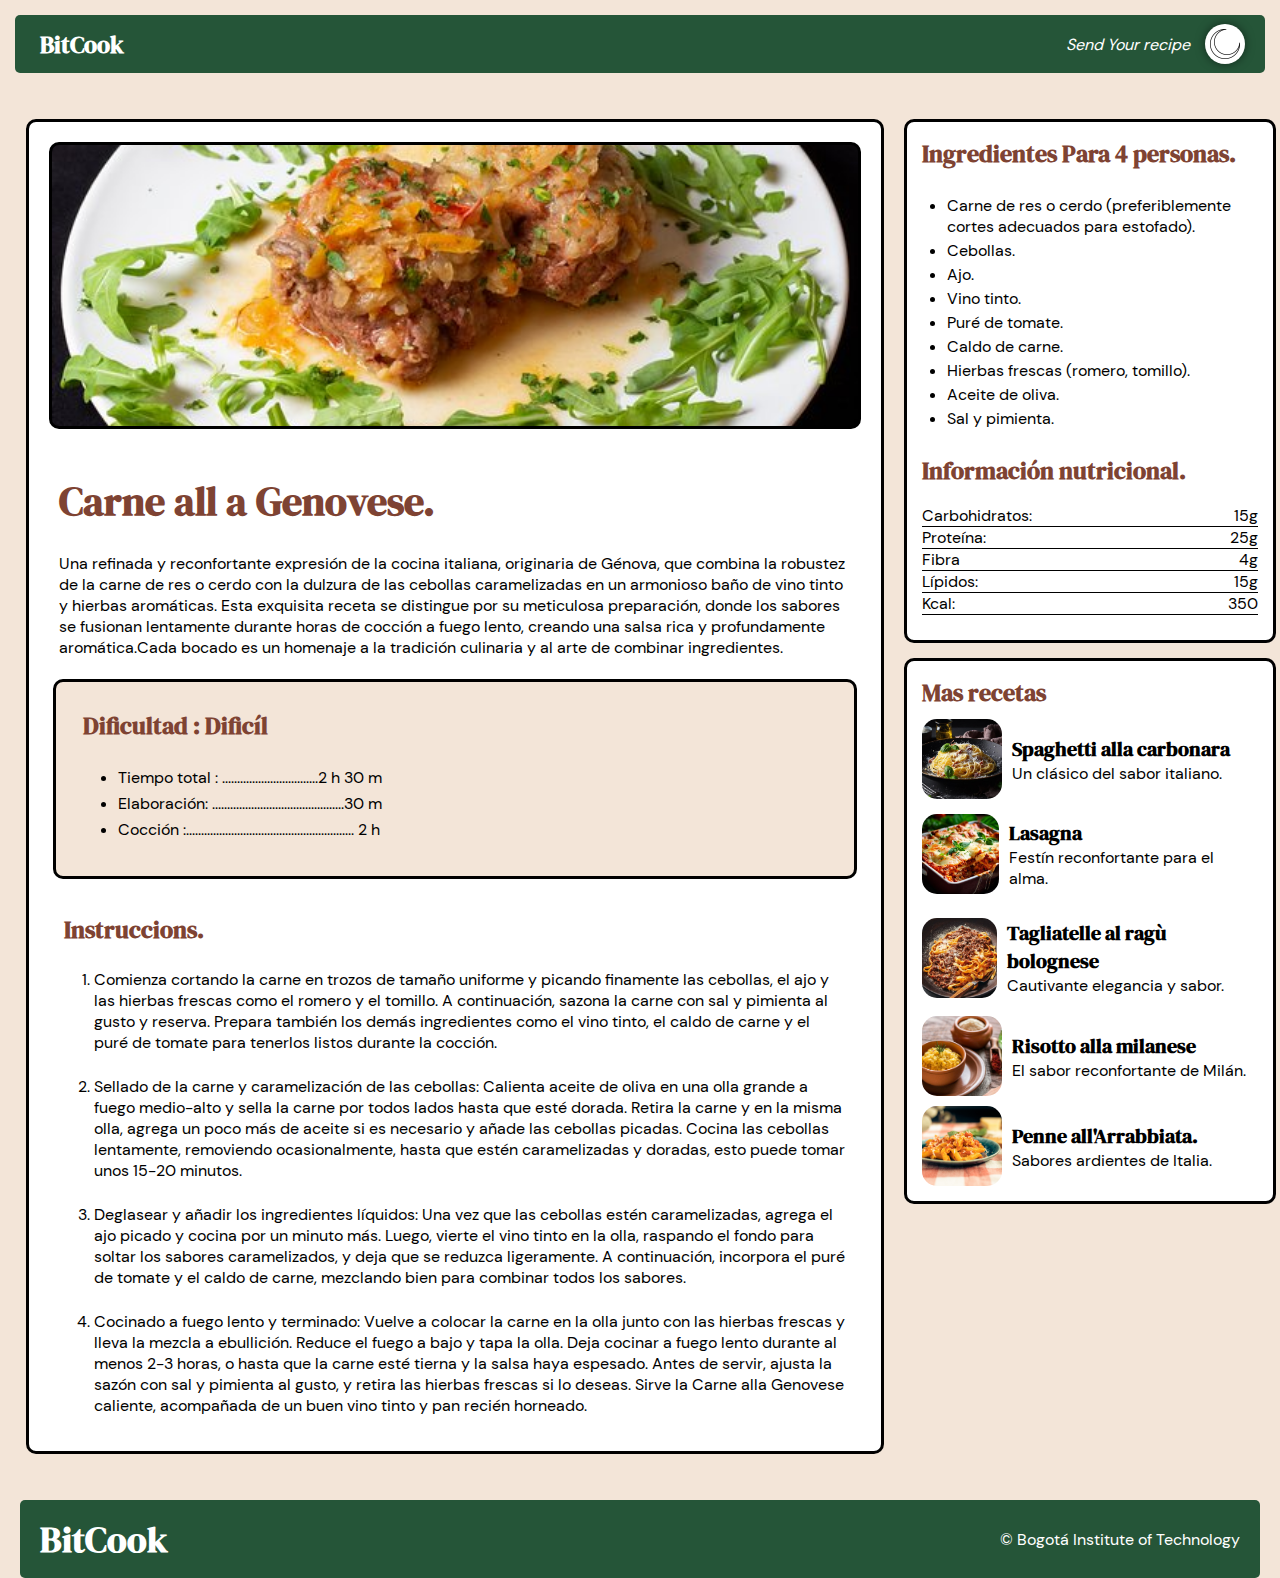
<file: indexRecipe6.html>
<!DOCTYPE html>
<html lang="es">
  <head>
    <meta charset="UTF-8" />
    <meta name="viewport" content="width=device-width, initial-scale=1.0" />
    <title>Recipes</title>
    <link rel="stylesheet" href="../css/styleRecipe6.css" />
  </head>

  <body>
    <header>
      <h1><a href="../index.html">BitCook</a></h1>
      <div id="top-box">
        <a href="../indexForm.html">
          <i id="travel">Send Your recipe</i>
        </a>
        <button class="dark-button"></button>
      </div>
    </header>
    <main>
      <div class="grid-container">
        <div class="left-column">
          <div class="dish"></div>
          <div id="recipe">
            <h1>Carne all a Genovese.</h1>
            <p>
              Una refinada y reconfortante expresión de la cocina italiana,
              originaria de Génova, que combina la robustez de la carne de res o
              cerdo con la dulzura de las cebollas caramelizadas en un armonioso
              baño de vino tinto y hierbas aromáticas. Esta exquisita receta se
              distingue por su meticulosa preparación, donde los sabores se
              fusionan lentamente durante horas de cocción a fuego lento,
              creando una salsa rica y profundamente aromática.Cada bocado es un
              homenaje a la tradición culinaria y al arte de combinar
              ingredientes.
            </p>
            <br />
          </div>
          <div id="complex">
            <h2>Dificultad : Dificíl</h2>
            <ul>
              <li>Tiempo total : ................................2 h 30 m</li>
              <li>
                Elaboración: ............................................30 m
              </li>
              <li>
                Cocción
                :........................................................ 2 h
              </li>
            </ul>
          </div>
          <div id="how">
            <h2>Instruccions.</h2>
            <br />
            <ol>
              <li>
                Comienza cortando la carne en trozos de tamaño uniforme y
                picando finamente las cebollas, el ajo y las hierbas frescas
                como el romero y el tomillo. A continuación, sazona la carne con
                sal y pimienta al gusto y reserva. Prepara también los demás
                ingredientes como el vino tinto, el caldo de carne y el puré de
                tomate para tenerlos listos durante la cocción.
              </li>
              <br />
              <li>
                Sellado de la carne y caramelización de las cebollas: Calienta
                aceite de oliva en una olla grande a fuego medio-alto y sella la
                carne por todos lados hasta que esté dorada. Retira la carne y
                en la misma olla, agrega un poco más de aceite si es necesario y
                añade las cebollas picadas. Cocina las cebollas lentamente,
                removiendo ocasionalmente, hasta que estén caramelizadas y
                doradas, esto puede tomar unos 15-20 minutos.
              </li>
              <br />
              <li>
                Deglasear y añadir los ingredientes líquidos: Una vez que las
                cebollas estén caramelizadas, agrega el ajo picado y cocina por
                un minuto más. Luego, vierte el vino tinto en la olla, raspando
                el fondo para soltar los sabores caramelizados, y deja que se
                reduzca ligeramente. A continuación, incorpora el puré de tomate
                y el caldo de carne, mezclando bien para combinar todos los
                sabores.
              </li>
              <br />
              <li>
                Cocinado a fuego lento y terminado: Vuelve a colocar la carne en
                la olla junto con las hierbas frescas y lleva la mezcla a
                ebullición. Reduce el fuego a bajo y tapa la olla. Deja cocinar
                a fuego lento durante al menos 2-3 horas, o hasta que la carne
                esté tierna y la salsa haya espesado. Antes de servir, ajusta la
                sazón con sal y pimienta al gusto, y retira las hierbas frescas
                si lo deseas. Sirve la Carne alla Genovese caliente, acompañada
                de un buen vino tinto y pan recién horneado.
              </li>
            </ol>
          </div>
        </div>

        <div class="right-column">
          <div id="top-row">
            <h2>Ingredientes Para 4 personas.</h2>
            <ul>
              <li>
                Carne de res o cerdo (preferiblemente cortes adecuados para
                estofado).
              </li>
              <li>Cebollas.</li>
              <li>Ajo.</li>
              <li>Vino tinto.</li>
              <li>Puré de tomate.</li>
              <li>Caldo de carne.</li>
              <li>Hierbas frescas (romero, tomillo).</li>
              <li>Aceite de oliva.</li>
              <li>Sal y pimienta.</li>
            </ul>

            <h2>Información nutricional.</h2>
            <br />

            <div class="recipe">
              <table>
                <tr>
                  <td>Carbohidratos:</td>
                  <td class="nutricional-value">15g</td>
                </tr>
                <tr>
                  <td>Proteína:</td>
                  <td class="nutricional-value">25g</td>
                </tr>
                <tr>
                  <td>Fibra</td>
                  <td class="nutricional-value">4g</td>
                </tr>
                <tr>
                  <td>Lípidos:</td>
                  <td class="nutricional-value">15g</td>
                </tr>
                <tr>
                  <td>Kcal:</td>
                  <td class="nutricional-value">350</td>
                </tr>
              </table>
            </div>
          </div>
          <div id="mid-row">
            <h2>Mas recetas</h2>
            <a href="../indexRecipe2.html"
              ><div id="recipe-card-a">
                <div id="dish-card-a"></div>
                <div class="recipe-info">
                  <h3>Spaghetti alla carbonara</h3>
                  <p>Un clásico del sabor italiano.</p>
                </div>
              </div>
            </a>
            <a href="../indexRecipe3.html"
              ><div id="recipe-card-b">
                <div id="dish-card-b"></div>
                <div class="recipe-info">
                  <h3>Lasagna</h3>
                  <p>Festín reconfortante para el alma.</p>
                </div>
              </div>
            </a>
            <a href="../indexRecipe4.html"
              ><div id="recipe-card-c">
                <div id="dish-card-c"></div>
                <div class="recipe-info">
                  <h3>Tagliatelle al ragù bolognese</h3>
                  <p>Cautivante elegancia y sabor.</p>
                </div>
              </div>
            </a>
            <a href="../indexRecipe5.html"
              ><div id="recipe-card-d">
                <div id="dish-card-d"></div>
                <div class="recipe-info">
                  <h3>Risotto alla milanese</h3>
                  <p>El sabor reconfortante de Milán.</p>
                </div>
              </div>
            </a>
            <a href="../indexRecipe1.html"
              ><div id="recipe-card-e">
                <div id="dish-card-e"></div>
                <div class="recipe-info">
                  <h3>Penne all'Arrabbiata.</h3>
                  <p>Sabores ardientes de Italia.</p>
                </div>
                </div>
              </div>
            </a>
          </div>
        </div>
      </div>
    </main>

    <footer>
      <div id="footer-left">
        <h2>BitCook</h2>
      </div>
      <div id="footer-right">
        <p>© Bogotá Institute of Technology</p>
      </div>
    </footer>
    <script src="../js/script.js"></script>
  </body>
</html>
</file>
<file: css/style.css>
* {
  box-sizing: border-box;
  padding: 0;
  margin: 0;
}

@font-face {
  font-weight: lighter;
  font-family: "DMSans";
  src: url("../fonts/DMSans-Regular.ttf");
}

@font-face {
  font-weight: lighter;
  font-family: "DMSerifDisplay";
  src: url("../fonts/DMSerifDisplay-Regular.ttf");
}
.dark-mode *,
.dark-mode .image-text,
.dark-mode .recipe-item h2 {
  color: white;
}
.dark-mode,
.dark-mode main {
  background-color: #000000;
}

.dark-mode .recipe-item {
  background-color: #2f2f2f;
}

body {
  background-color: #f3e5d8;
}
header {
  background-color: #255538;
  height: 58px;
  display: flex;
  justify-content: space-between;
  align-items: center;
  margin: 15px;
  border-radius: 5px;
}

header h1 {
  color: white;
  margin-left: 15px;
  font-family: "DMSerifDisplay";
  font-size: 24px;
}
#icon-container {
  padding-right: 5px;
  display: flex;
  align-items: center;
}

#travel {
  font-family: "DMSans";
  color: white;
  padding: 10px;
  font-size: 16px;
}

.dark-button {
  background-image: url("../images/dark.jpg");
  background-size: cover;
  width: 40px;
  height: 40px;
  border: none;
  border-radius: 50%;
  box-shadow: 0 0 10px rgba(0, 0, 0, 0.5);
  margin: 5px;
  color: white;
}

a {
  text-decoration: none;
  color: inherit;
}

main {
  max-width: 1240px;
  margin: 40px auto;
  border-radius: 10px;
  padding: 1px;
}

.image-container {
  min-height: 460px;
  margin-top: 25px;
  border-radius: 10px;
  background-image: url("../images/PortadaItaliana.jpeg");
  background-size: cover;
  background-position: center;
  background-repeat: no-repeat;
  position: relative;
  object-fit: cover;
  border: 3px black solid;
}

.image-text {
  position: absolute;
  bottom: 25%;
  transform: translateY(50%);
  width: 100%;
  background-color: transparent;
  color: white;
  font-weight: bold;
  padding: 10px;
  box-sizing: border-box;
  font-size: 40px;
  margin: 30px;
  font-family: "DMSerifDisplay";
  font-weight: lighter;
}

main h2 {
  font-weight: lighter;
  color: #7e4333;
  font-family: "DMSerifDisplay";
  font-size: 24px;
  font-size: 30px;
  margin: 15px 0;
}
.recipe-grid {
  margin: 0 auto;
  display: grid;
  grid-template-columns: 1fr 1fr 1fr;
  gap: 20px;
  margin-top: 20px;
  margin-bottom: 65px;
}

.menu1 {
  background-image: url("../images/1-PenneallArrabbiata.jpg");
  height: 248px;
  background-size: cover;
  background-position: center;
  border-radius: 10px;
  border-right: 5px;
  margin: 5px;
  border: 1px black solid;
}
.menu2 {
  background-image: url("../images/2spaghetticarbonara.jpg");
  height: 248px;
  background-size: cover;
  background-position: center;
  border-radius: 10px;
  border-right: 5px;
  margin: 5px;
  border: 1px black solid;
}
.menu3 {
  background-image: url("../images/3-lasana.jpg");
  height: 248px;
  background-size: cover;
  background-position: center;
  border-radius: 10px;
  border-right: 5px;
  margin: 5px;
  border: 1px black solid;
}
.menu4 {
  background-image: url("../images/4-Tagliatelle-al-ragu.webp");
  height: 248px;
  background-size: cover;
  background-position: center;
  border-radius: 10px;
  border-right: 5px;
  margin: 5px;
  border: 1px black solid;
}
.menu5 {
  background-image: url("../images/5-risotto-alla-milanese.jpg");
  height: 248px;
  background-size: cover;
  background-position: center;
  border-radius: 10px;
  border-right: 5px;
  margin: 5px;
  border: 1px black solid;
}
.menu6 {
  background-image: url("../images/6-carne-alla-genovese-manzo.jpg");
  height: 248px;
  background-size: cover;
  background-position: center;
  border-radius: 10px;
  border-right: 5px;
  margin: 5px;
  border: 1px black solid;
}

.recipe-item {
  background-color: white;
  width: 100%;
  height: 480px;
  border-radius: 15px;
  box-shadow: 0 0 10px rgba(0, 0, 0, 0.1);
  padding: 5px;
  border: 3px black solid;
  position: relative;
}

.recipe-item h2 {
  margin: 10px;
  font-family: "DMSerifDisplay";
  font-size: 36px;
  color: #7e4333;
}
#letter-container-a {
  font-size: 34px;
}

#letter-container-b {
  font-size: 29px;
}

.recipe-item ul {
  margin-left: 45px;
  position: absolute;
  bottom: 0;
  margin: 35px;
  padding: 0;
}

.recipe-item ul li {
  font-family: "DMSans";
  font-size: 16px;
  margin-top: 5px;
  list-style-type: disc;
}

footer {
  background-color: #255538;
  color: white;
  height: 78px;
  display: flex;
  justify-content: space-between;
  align-items: center;
  margin: 0 20px;
  padding: 20px;
  border-radius: 5px;
}

#footer-left {
  font-family: "DMSerifDisplay";
  font-size: 24px;
}
#footer-right {
  font-family: "DMSans";
  font-size: 16px;
}

@media screen and (max-width: 749px) {
  main {
    padding: 20px;
  }
  .recipe-grid {
    grid-template-columns: 1fr;
  }
  .recipe-item {
    width: 100%;
  }
}

@media screen and (min-width: 750px) and (max-width: 1049px) {
  main {
    padding: 20px;
  }
  .recipe-grid {
    grid-template-columns: 1fr 1fr;
  }
  .recipe-item {
    width: 100%;
  }
}
</file>
<file: css/styleForm.css>
* {
  box-sizing: border-box;
  padding: 0;
  margin: 0;
}

@font-face {
  font-weight: lighter;
  font-family: "DMSans";
  src: url("../fonts/DMSans-Regular.ttf");
}

@font-face {
  font-weight: lighter;
  font-family: "DMSerifDisplay";
  src: url("../fonts/DMSerifDisplay-Regular.ttf");
}
dark-mode *,
.dark-mode h1,
.dark-mode h2,
.dark-mode label,
.dark-mode p {
  color: white !important;
  font-weight: lighter !important;
}
.dark-mode {
  background-color: #000000;
}

.dark-mode main {
  background-color: #2f2f2f;
}

.dark-mode input[type="text"],
.dark-mode textarea {
  background-color: #4e4d4e;
}

body {
  background-color: #f3e5d8;
}
header {
  background-color: #255538;
  height: 58px;
  display: flex;
  justify-content: space-between;
  align-items: center;
  margin: 15px;
  border-radius: 5px;
}

header h1 {
  color: white;
  margin-left: 15px;
  font-family: "DMSerifDisplay";
  font-size: 24px;
}

#icon-container {
  padding-right: 5px;
  display: flex;
  align-items: center;
}

#travel {
  font-family: "DMSans";
  color: white;
  padding: 10px;
  font-size: 16px;
}

.dark-button {
  background-image: url("../images/dark.jpg");
  background-size: cover;
  width: 40px;
  height: 40px;
  border: none;
  border-radius: 50%;
  box-shadow: 0 0 10px rgba(0, 0, 0, 0.5);
  margin: 5px;
  color: white;
}

a {
  text-decoration: none;
  color: inherit;
}

main {
  max-width: 1240px;
  margin: 40px auto;
  border-radius: 10px;
  padding: 1px;
  border: 3px black solid;
}

main {
  max-width: 820px;
  height: auto;
  margin: auto;
  margin-top: 30px;
  margin-bottom: 40px;
  align-items: center;
  justify-content: center;
  background-color: white;
  padding: 20px;
  border-radius: 10px;
}

main h1 {
  font-family: "DMSerifDisplay";
  font-size: 40px;
  color: #7e4333;
}

main p {
  margin: 20px 0;
  font-family: "DMSans";
  font-size: 16px;
}

form {
  max-width: 100%;
  margin: 0 auto;
}

label {
  font-family: "DM Sans";
  color: #7e4333;
  font-weight: bold;
  font-size: 24px;
  display: inline-block;
  padding-bottom: 15px;
}

input[type="text"],
textarea {
  background-color: #dfdfdf;
  margin-top: 5px;
  width: 100%;
  padding: 16px;
  margin-bottom: 30px;
  border-radius: 5px;
  border: 1px solid #ccc;
  resize: none;
}

.submit-button {
  background-color: #255538;
  color: white;
  padding: 10px 40px;
  border: none;
  border-radius: 5px;
  cursor: pointer;
}

.submit-button:hover {
  background-color: #29da87;
  color: #000000;
}

footer {
  background-color: #255538;
  color: white;
  height: 78px;
  display: flex;
  justify-content: space-between;
  align-items: center;
  margin: 0 20px;
  padding: 20px;
  border-radius: 5px;
}

#footer-left {
  font-family: "DMSerifDisplay";
  font-size: 24px;
}
#footer-right {
  font-family: "DMSans";
  font-size: 16px;
}

@media screen and (max-width: 749px) {
  body {
    padding: 0 20px;
  }
  header {
    margin: 15px 0px;
  }
}

@media screen and (min-width: 750px) and (max-width: 1049px) {
  body {
    padding: 0 20px;
  }
  header {
    margin: 15px 0px;
  }
}
</file>
<file: css/styleHome.css>
* {
  box-sizing: border-box;
  padding: 0;
  margin: 0;
}

@font-face {
  font-weight: lighter;
  font-family: "DMSans";
  src: url("/fonts/DMSans-Regular.ttf");
}

@font-face {
  font-weight: lighter;
  font-family: "DMSerifDisplay";
  src: url("/fonts/DMSerifDisplay-Regular.ttf");
}

body {
  background-color: #f3e5d8;
}
header {
  background-color: #255538;
  height: 58px;
  display: flex;
  justify-content: space-between;
  align-items: center;
  margin: 15px;
  padding: 10px;
  border-radius: 5px;
}

header h1 {
  color: white;
  margin-left: 15px;
  font-family: "DMSerifDisplay";
  font-size: 24px;
}

#top-box {
  padding-right: 5px;
  display: flex;
  align-items: center;
}

#travel {
  font-family: "DMSans";
  color: white;
  padding: 10px;
  font-size: 16px;
}

.dark-button {
  background-image: url("/images/dark.jpg");
  background-size: cover;
  width: 40px;
  height: 40px;
  border: none;
  border-radius: 50%;
  box-shadow: 0 0 10px rgba(0, 0, 0, 0.5);
  margin: 5px;
  color: white;
}

a {
  text-decoration: none;
  color: inherit;
}

main {
  max-width: 1240px;
  margin: 40px auto;
  border-radius: 10px;
  padding: 1px;
}

.image-container {
  min-height: 460px;
  margin-top: 25px;
  border-radius: 10px;
  background-image: url("/images/PortadaItaliana.jpeg");
  background-size: cover;
  background-position: center;
  background-repeat: no-repeat;
  position: relative;
  object-fit: cover;
  border: 3px black solid;
}

.image-text {
  position: absolute;
  bottom: 25%;
  transform: translateY(50%);
  width: 100%;
  background-color: transparent;
  color: #db4620;
  font-weight: bold;
  padding: 10px;
  box-sizing: border-box;
  font-size: 40px;
  margin: 30px;
  font-family: "DMSerifDisplay";
  font-weight: lighter;
}

main h2 {
  font-weight: lighter;
  color: #7e4333;
  font-family: "DMSerifDisplay";
  font-size: 24px;
  font-size: 30px;
  margin: 15px 0;
}
.recipe-grid {
  margin: 0 auto;
  display: grid;
  grid-template-columns: 1fr 1fr 1fr;
  gap: 20px;
  margin-top: 20px;
  margin-bottom: 65px;
}

.menu1 {
  background-image: url("/images/1-PenneallArrabbiata.jpg");
  height: 248px;
  background-size: cover;
  background-position: center;
  border-radius: 10px;
  border-right: 5px;
  margin: 5px;
  border: 1px black solid;
}
.menu2 {
  background-image: url("/images/2spaghetticarbonara.jpg");
  height: 248px;
  background-size: cover;
  background-position: center;
  border-radius: 10px;
  border-right: 5px;
  margin: 5px;
  border: 1px black solid;
}
.menu3 {
  background-image: url("/images/3-lasana.jpg");
  height: 248px;
  background-size: cover;
  background-position: center;
  border-radius: 10px;
  border-right: 5px;
  margin: 5px;
  border: 1px black solid;
}
.menu4 {
  background-image: url("/images/4-Tagliatelle-al-ragu.webp");
  height: 248px;
  background-size: cover;
  background-position: center;
  border-radius: 10px;
  border-right: 5px;
  margin: 5px;
  border: 1px black solid;
}
.menu5 {
  background-image: url("/images/5-risotto-alla-milanese.jpg");
  height: 248px;
  background-size: cover;
  background-position: center;
  border-radius: 10px;
  border-right: 5px;
  margin: 5px;
  border: 1px black solid;
}
.menu6 {
  background-image: url("/images/6-carne-alla-genovese-manzo.jpg");
  height: 248px;
  background-size: cover;
  background-position: center;
  border-radius: 10px;
  border-right: 5px;
  margin: 5px;
  border: 1px black solid;
}

.recipe-item {
  background-color: white;
  width: 400px;
  height: 480px;
  border-radius: 15px;
  box-shadow: 0 0 10px rgba(0, 0, 0, 0.1);
  padding: 5px;
  border: 3px black solid;
  position: relative;
}

.recipe-item h2 {
  margin: 10px;
  font-family: "DMSerifDisplay";
  font-size: 36px;
  color: #7e4333;
}
#letter-container-a {
  font-size: 34px;
}

#letter-container-b {
  font-size: 29px;
}

.recipe-item ul {
  margin-left: 45px;
  position: absolute;
  bottom: 0;
  margin: 35px;
  padding: 0;
}

.recipe-item ul li {
  font-family: "DMSans";
  font-size: 16px;
  margin-top: 5px;
  list-style-type: disc;
}

footer {
  background-color: #255538;
  color: white;
  height: 78px;
  display: flex;
  justify-content: space-between;
  align-items: center;
  margin: 0 20px;
  padding: 20px;
  border-radius: 5px;
}

#footer-left {
  font-family: "DMSerifDisplay";
  font-size: 24px;
}
#footer-right {
  font-family: "DMSans";
  font-size: 16px;
}

@media screen and (max-width: 749px) {
  main {
    padding: 20px;
  }
  .recipe-grid {
    grid-template-columns: 1fr;
  }
  .recipe-item {
    width: 100%;
  }
}

@media screen and (min-width: 750px) and (max-width: 1049px) {
  main {
    padding: 20px;
  }
  .recipe-grid {
    grid-template-columns: 1fr 1fr;
  }
  .recipe-item {
    width: 100%;
  }
}
</file>
<file: css/styleRecipe1.css>
* {
  box-sizing: border-box;
  padding: 0;
  margin: 0;
}

@font-face {
  font-family: "DMSans";
  src: url("../fonts/DMSans-Regular.ttf") format("truetype");
}

@font-face {
  font-family: "DMSerifDisplay";
  src: url("../fonts/DMSerifDisplay-Regular.ttf") format("truetype");
}

body {
  background-color: #f3e5d8;
}
header {
  background-color: #255538;
  height: 58px;
  display: flex;
  justify-content: space-between;
  align-items: center;
  margin: 15px;
  padding: 10px;
  border-radius: 5px;
}

header h1 {
  color: white;
  margin-left: 15px;
  font-family: "DMSerifDisplay";
  font-size: 24px;
}

#top-box {
  padding-right: 5px;
  display: flex;
  align-items: center;
}

#travel {
  font-family: "DMSans";
  color: white;
  padding: 10px;
  font-size: 16px;
}

.dark-button {
  background-image: url("../images/dark.jpg");
  background-size: cover;
  width: 40px;
  height: 40px;
  border: none;
  border-radius: 50%;
  box-shadow: 0 0 10px rgba(0, 0, 0, 0.5);
  margin: 5px;
  color: white;
}

a {
  text-decoration: none;
  color: inherit;
}

main {
  max-width: 1240px;
  margin: 40px auto;
  border-radius: 10px;
  padding: 1px;
}

.grid-container {
  width: 1240px;
  display: grid;
  grid-template-columns: 70% 30%;
  gap: 15px;
  align-items: flex-start;
}

.left-column {
  flex: 70%;
  padding: 10px;
  background-color: white;
  padding: 10px;
  margin: 5px;
  border-radius: 10px;
  border: 3px black solid;
}

.dish {
  max-width: 100%;
  height: 287px;
  background-image: url("../images/1-PenneallArrabbiata.jpg");
  background-size: cover;
  background-position: center;
  border-radius: 10px;
  margin: 10px;
  margin-top: 10px;
  border-right: 5px;
  border: 3px black solid;
}

#recipe {
  height: 200px;
  margin: 25px auto;
  padding: 20px;
}

#recipe h1 {
  font-family: "DMSerifDisplay";
  font-size: 40px;
  color: #7e4333;
}

#recipe p {
  margin-top: 25px;
  font-family: "DMSans";
  font-size: 16px;
}

#complex {
  background-color: #f3e5d8;
  padding: 2px;
  margin: 14px;
  border-radius: 10px;
  height: 200px;
  border: 3px black solid;
}

#complex h2 {
  font-family: "DMSerifDisplay";
  font-size: 24px;
  color: #7e4333;
  margin: 25px;
}

#complex ul {
  margin-left: 60px;
}

#complex ul li {
  font-family: "DMSans";
  font-size: 16px;
  margin-top: 5px;
}

#how {
  margin: 5px;
  padding: 20px;
}

#how h2 {
  font-family: "DMSerifDisplay";
  font-size: 24px;
  color: #7e4333;
}

#how ol {
  margin-left: 30px;
}
#how ol li {
  font-family: "DMSans";
  font-size: 16px;
  margin-top: 5px;
}

.right-column {
  flex: 30%;
}

#top-row {
  background-color: white;
  border-radius: 10px;
  margin-top: 5px;
  margin-bottom: 15px;
  padding: 15px;
  border: 3px black solid;
}

#top-row h2 {
  font-family: "DMSerifDisplay";
  font-size: 24px;
  color: #7e4333;
}

#top-row ul {
  margin: 25px;
}

#top-row ul li {
  font-family: "DMSans";
  font-size: 16px;
  margin-bottom: 3px;
}

.recipe {
  font-family: "DMSans";
  font-size: 16px;
  margin-bottom: 10px;
}

.recipe table {
  width: 100%;
  border-collapse: collapse;
  border-spacing: 0 25px;
}
.recipe table tr {
  border-bottom: 1px solid;
}
.nutricional-value {
  text-align: right;
}

#mid-row {
  background-color: white;
  margin: 0;
  padding: 15px;
  border-radius: 10px;
  display: grid;
  grid-gap: 10px;
  border: 3px black solid;
}

#mid-row h2 {
  font-family: "DMSerifDisplay";
  font-size: 24px;
  color: #7e4333;
}

#mid-row h3 {
  font-family: "DMSerifDisplay";
  font-size: 20px;
}

#recipe-card-a {
  display: flex;
  align-items: center;
  border-radius: 10px;
  font-family: "DMSans";
  font-size: 16px;
}

#dish-card-a {
  background-image: url("../images/2spaghetticarbonara.jpg");
  width: 80px;
  height: 80px;
  border-radius: 15px;
  background-size: cover;
  background-position: center;
}

#recipe-card-b {
  display: flex;
  align-items: center;
  border-radius: 10px;
  font-family: "DMSans";
  font-size: 16px;
}

#dish-card-b {
  background-image: url("../images/3-lasana.jpg");
  width: 80px;
  height: 80px;
  border-radius: 15px;
  background-size: cover;
  background-position: center;
}

#recipe-card-c {
  display: flex;
  align-items: center;
  border-radius: 10px;
  font-family: "DMSans";
  font-size: 16px;
}

#dish-card-c {
  background-image: url("../images/4-Tagliatelle-al-ragu.webp");
  width: 80px;
  height: 80px;
  border-radius: 15px;
  background-size: cover;
  background-position: center;
}

#recipe-card-d {
  display: flex;
  align-items: center;
  border-radius: 10px;
  font-family: "DMSans";
  font-size: 16px;
}

#dish-card-d {
  background-image: url("../images/5-risotto-alla-milanese.jpg");
  width: 80px;
  height: 80px;
  border-radius: 15px;
  background-size: cover;
  background-position: center;
}

#recipe-card-e {
  display: flex;
  align-items: center;
  border-radius: 10px;
  font-family: "DMSans";
  font-size: 16px;
}

#dish-card-e {
  background-image: url("../images/6-carne-alla-genovese-manzo.jpg");
  width: 80px;
  height: 80px;
  border-radius: 15px;
  background-size: cover;
  background-position: center;
}

.recipe-info {
  padding: 10px;
}

.recipe-info h3 {
  margin-top: 0;
}

.recipe-info p {
  margin-bottom: 0;
}

footer {
  background-color: #255538;
  color: white;
  height: 78px;
  display: flex;
  justify-content: space-between;
  align-items: center;
  margin: 0 20px;
  padding: 20px;
  border-radius: 5px;
}

#footer-left {
  font-family: "DMSerifDisplay";
  font-size: 24px;
}
#footer-right {
  font-family: "DMSans";
  font-size: 16px;
}

@media screen and (max-width: 749px) {
  body {
    padding: 0 20px;
  }
  header {
    margin: 15px 0px;
  }
  .grid-container {
    width: auto;
    grid-template-columns: 1fr;
  }
  footer {
    margin: 0;
  }
}

@media screen and (min-width: 750px) and (max-width: 1049px) {
  body {
    padding: 0 20px;
  }
  header {
    width: auto;
    margin: 15px 0px;
  }
  .grid-container {
    width: auto;
    grid-template-columns: 1fr;
  }
  footer {
    margin: 0;
  }
}
</file>
<file: css/styleRecipe2.css>
* {
  box-sizing: border-box;
  padding: 0;
  margin: 0;
}

@font-face {
  font-family: "DMSans";
  src: url("../fonts/DMSans-Regular.ttf") format("truetype");
}

@font-face {
  font-family: "DMSerifDisplay";
  src: url("../fonts/DMSerifDisplay-Regular.ttf") format("truetype");
}

body {
  background-color: #f3e5d8;
}
header {
  background-color: #255538;
  height: 58px;
  display: flex;
  justify-content: space-between;
  align-items: center;
  margin: 15px;
  padding: 10px;
  border-radius: 5px;
}

header h1 {
  color: white;
  margin-left: 15px;
  font-family: "DMSerifDisplay";
  font-size: 24px;
}

#top-box {
  padding-right: 5px;
  display: flex;
  align-items: center;
}

#travel {
  font-family: "DMSans";
  color: white;
  padding: 10px;
  font-size: 16px;
}

.dark-button {
  background-image: url("../images/dark.jpg");
  background-size: cover;
  width: 40px;
  height: 40px;
  border: none;
  border-radius: 50%;
  box-shadow: 0 0 10px rgba(0, 0, 0, 0.5);
  margin: 5px;
  color: white;
}

a {
  text-decoration: none;
  color: inherit;
}

main {
  max-width: 1240px;
  margin: 40px auto;
  border-radius: 10px;
  padding: 1px;
}
main {
  max-width: 1240px;
  margin: 40px auto;
  border-radius: 10px;
  padding: 1px;
}

.grid-container {
  width: 1240px;
  display: grid;
  grid-template-columns: 70% 30%;
  gap: 15px;
  align-items: flex-start;
}

.left-column {
  flex: 70%;
  padding: 10px;
  background-color: white;
  padding: 10px;
  margin: 5px;
  border-radius: 10px;
  border: 3px black solid;
}

.dish {
  max-width: 100%;
  height: 287px;
  background-image: url("../images/2spaghetticarbonara.jpg");
  background-size: cover;
  background-position: center;
  border-radius: 10px;
  margin: 10px;
  margin-top: 10px;
  border-right: 5px;
  border: 3px black solid;
}

#recipe {
  height: 200px;
  margin: 25px auto;
  padding: 20px;
}

#recipe h1 {
  font-family: "DMSerifDisplay";
  font-size: 40px;
  color: #7e4333;
}

#recipe p {
  margin-top: 25px;
  font-family: "DMSans";
  font-size: 16px;
}

#complex {
  background-color: #f3e5d8;
  padding: 2px;
  margin: 14px;
  border-radius: 10px;
  height: 200px;
  border: 3px black solid;
}

#complex h2 {
  font-family: "DMSerifDisplay";
  font-size: 24px;
  color: #7e4333;
  margin: 25px;
}

#complex ul {
  margin-left: 60px;
}

#complex ul li {
  font-family: "DMSans";
  font-size: 16px;
  margin-top: 5px;
}

#how {
  margin: 5px;
  padding: 20px;
}

#how h2 {
  font-family: "DMSerifDisplay";
  font-size: 24px;
  color: #7e4333;
}

#how ol {
  margin-left: 30px;
}
#how ol li {
  font-family: "DMSans";
  font-size: 16px;
  margin-top: 5px;
}

.right-column {
  flex: 30%;
}

#top-row {
  background-color: white;
  border-radius: 10px;
  margin-top: 5px;
  margin-bottom: 15px;
  padding: 15px;
  border: 3px black solid;
}

#top-row h2 {
  font-family: "DMSerifDisplay";
  font-size: 24px;
  color: #7e4333;
}

#top-row ul {
  margin: 25px;
}

#top-row ul li {
  font-family: "DMSans";
  font-size: 16px;
  margin-bottom: 3px;
}

.recipe {
  font-family: "DMSans";
  font-size: 16px;
  margin-bottom: 10px;
}

.recipe table {
  width: 100%;
  border-collapse: collapse;
  border-spacing: 0 25px;
}
.recipe table tr {
  border-bottom: 1px solid;
}
.nutricional-value {
  text-align: right;
}

#mid-row {
  background-color: white;
  margin: 0;
  padding: 15px;
  border-radius: 10px;
  display: grid;
  grid-gap: 10px;
  border: 3px black solid;
}

#mid-row h2 {
  font-family: "DMSerifDisplay";
  font-size: 24px;
  color: #7e4333;
}

#mid-row h3 {
  font-family: "DMSerifDisplay";
  font-size: 20px;
}

#recipe-card-a {
  display: flex;
  align-items: center;
  border-radius: 10px;
  font-family: "DMSans";
  font-size: 16px;
}

#dish-card-a {
  background-image: url("../images/1-PenneallArrabbiata.jpg");
  width: 80px;
  height: 80px;
  border-radius: 15px;
  background-size: cover;
  background-position: center;
}

#recipe-card-b {
  display: flex;
  align-items: center;
  border-radius: 10px;
  font-family: "DMSans";
  font-size: 16px;
}

#dish-card-b {
  background-image: url("../images/3-lasana.jpg");
  width: 80px;
  height: 80px;
  border-radius: 15px;
  background-size: cover;
  background-position: center;
}

#recipe-card-c {
  display: flex;
  align-items: center;
  border-radius: 10px;
  font-family: "DMSans";
  font-size: 16px;
}

#dish-card-c {
  background-image: url("../images/4-Tagliatelle-al-ragu.webp");
  width: 80px;
  height: 80px;
  border-radius: 15px;
  background-size: cover;
  background-position: center;
}

#recipe-card-d {
  display: flex;
  align-items: center;
  border-radius: 10px;
  font-family: "DMSans";
  font-size: 16px;
}

#dish-card-d {
  background-image: url("../images/5-risotto-alla-milanese.jpg");
  width: 80px;
  height: 80px;
  border-radius: 15px;
  background-size: cover;
  background-position: center;
}

#recipe-card-e {
  display: flex;
  align-items: center;
  border-radius: 10px;
  font-family: "DMSans";
  font-size: 16px;
}

#dish-card-e {
  background-image: url("../images/6-carne-alla-genovese-manzo.jpg");
  width: 80px;
  height: 80px;
  border-radius: 15px;
  background-size: cover;
  background-position: center;
}

.recipe-info {
  padding: 10px;
}

.recipe-info h3 {
  margin-top: 0;
}

.recipe-info p {
  margin-bottom: 0;
}

footer {
  background-color: #255538;
  color: white;
  height: 78px;
  display: flex;
  justify-content: space-between;
  align-items: center;
  margin: 0 20px;
  padding: 20px;
  border-radius: 5px;
}

#footer-left {
  font-family: "DMSerifDisplay";
  font-size: 24px;
}
#footer-right {
  font-family: "DMSans";
  font-size: 16px;
}

@media (max-width: 768px) {
  .grid-container {
    grid-template-columns: 100%;
  }
}

@media screen and (max-width: 749px) {
  body {
    padding: 0 20px;
  }
  header {
    margin: 15px 0px;
  }
  .grid-container {
    width: auto;
    grid-template-columns: 1fr;
  }
  footer {
    margin: 0;
  }
}

@media screen and (min-width: 750px) and (max-width: 1049px) {
  body {
    padding: 0 20px;
  }
  header {
    width: auto;
    margin: 15px 0px;
  }
  .grid-container {
    width: auto;
    grid-template-columns: 1fr;
  }
  footer {
    margin: 0;
  }
}
</file>
<file: css/styleRecipe3.css>
* {
  box-sizing: border-box;
  padding: 0;
  margin: 0;
}

@font-face {
  font-family: "DMSans";
  src: url("../fonts/DMSans-Regular.ttf") format("truetype");
}

@font-face {
  font-family: "DMSerifDisplay";
  src: url("../fonts/DMSerifDisplay-Regular.ttf") format("truetype");
}

body {
  background-color: #f3e5d8;
}
header {
  background-color: #255538;
  height: 58px;
  display: flex;
  justify-content: space-between;
  align-items: center;
  margin: 15px;
  padding: 10px;
  border-radius: 5px;
}

header h1 {
  color: white;
  margin-left: 15px;
  font-family: "DMSerifDisplay";
  font-size: 24px;
}

#top-box {
  padding-right: 5px;
  display: flex;
  align-items: center;
}

#travel {
  font-family: "DMSans";
  color: white;
  padding: 10px;
  font-size: 16px;
}

.dark-button {
  background-image: url("../images/dark.jpg");
  background-size: cover;
  width: 40px;
  height: 40px;
  border: none;
  border-radius: 50%;
  box-shadow: 0 0 10px rgba(0, 0, 0, 0.5);
  margin: 5px;
  color: white;
}

a {
  text-decoration: none;
  color: inherit;
}

main {
  max-width: 1240px;
  margin: 40px auto;
  border-radius: 10px;
  padding: 1px;
}

.grid-container {
  width: 1240px;
  display: grid;
  grid-template-columns: 70% 30%;
  gap: 15px;
  align-items: flex-start;
}

.left-column {
  border: 3px black solid;
  flex: 70%;
  padding: 10px;
  background-color: white;
  padding: 10px;
  margin: 5px;
  border-radius: 10px;
}

.dish {
  max-width: 100%;
  height: 287px;
  background-image: url("../images/3-lasana.jpg");
  background-size: cover;
  background-position: center;
  border-radius: 10px;
  margin: 10px;
  margin-top: 10px;
  border-right: 5px;
  border: 3px black solid;
}

#recipe {
  height: auto;
  margin: 25px auto;
  padding: 20px;
}

#recipe h1 {
  font-family: "DMSerifDisplay";
  font-size: 40px;
  color: #7e4333;
}

#recipe p {
  margin-top: 25px;
  font-family: "DMSans";
  font-size: 16px;
}

#complex {
  background-color: #f3e5d8;
  padding: 2px;
  margin: 14px;
  border-radius: 10px;
  height: 200px;
  border: 3px black solid;
}

#complex h2 {
  font-family: "DMSerifDisplay";
  font-size: 24px;
  color: #7e4333;
  margin: 25px;
}

#complex ul {
  margin-left: 60px;
}

#complex ul li {
  font-family: "DMSans";
  font-size: 16px;
  margin-top: 5px;
}

#how {
  margin: 5px;
  padding: 20px;
}

#how h2 {
  font-family: "DMSerifDisplay";
  font-size: 24px;
  color: #7e4333;
}

#how ol {
  margin-left: 30px;
}
#how ol li {
  font-family: "DMSans";
  font-size: 16px;
  margin-top: 5px;
}

.right-column {
  flex: 30%;
}

#top-row {
  background-color: white;
  border-radius: 10px;
  margin-top: 5px;
  margin-bottom: 15px;
  padding: 15px;
  border: 3px black solid;
}

#top-row h2 {
  font-family: "DMSerifDisplay";
  font-size: 24px;
  color: #7e4333;
}

#top-row ul {
  margin: 25px;
}

#top-row ul li {
  font-family: "DMSans";
  font-size: 16px;
  margin-bottom: 3px;
}

.recipe {
  font-family: "DMSans";
  font-size: 16px;
  margin-bottom: 10px;
}

.recipe table {
  width: 100%;
  border-collapse: collapse;
  border-spacing: 0 25px;
}
.recipe table tr {
  border-bottom: 1px solid;
}
.nutricional-value {
  text-align: right;
}

#mid-row {
  background-color: white;
  margin: 0;
  padding: 15px;
  border-radius: 10px;
  display: grid;
  grid-gap: 10px;
  border: 3px black solid;
}

#mid-row h2 {
  font-family: "DMSerifDisplay";
  font-size: 24px;
  color: #7e4333;
}

#mid-row h3 {
  font-family: "DMSerifDisplay";
  font-size: 20px;
}

#recipe-card-a {
  display: flex;
  align-items: center;
  border-radius: 10px;
  font-family: "DMSans";
  font-size: 16px;
}

#dish-card-a {
  background-image: url("../images/2spaghetticarbonara.jpg");
  width: 80px;
  height: 80px;
  border-radius: 15px;
  background-size: cover;
  background-position: center;
}

#recipe-card-b {
  display: flex;
  align-items: center;
  border-radius: 10px;
  font-family: "DMSans";
  font-size: 16px;
}

#dish-card-b {
  background-image: url("../images/1-PenneallArrabbiata.jpg");
  width: 80px;
  height: 80px;
  border-radius: 15px;
  background-size: cover;
  background-position: center;
}

#recipe-card-c {
  display: flex;
  align-items: center;
  border-radius: 10px;
  font-family: "DMSans";
  font-size: 16px;
}

#dish-card-c {
  background-image: url("../images/4-Tagliatelle-al-ragu.webp");
  width: 80px;
  height: 80px;
  border-radius: 15px;
  background-size: cover;
  background-position: center;
}

#recipe-card-d {
  display: flex;
  align-items: center;
  border-radius: 10px;
  font-family: "DMSans";
  font-size: 16px;
}

#dish-card-d {
  background-image: url("../images/5-risotto-alla-milanese.jpg");
  width: 80px;
  height: 80px;
  border-radius: 15px;
  background-size: cover;
  background-position: center;
}

#recipe-card-e {
  display: flex;
  align-items: center;
  border-radius: 10px;
  font-family: "DMSans";
  font-size: 16px;
}

#dish-card-e {
  background-image: url("../images/6-carne-alla-genovese-manzo.jpg");
  width: 80px;
  height: 80px;
  border-radius: 15px;
  background-size: cover;
  background-position: center;
}

.recipe-info {
  padding: 10px;
}

.recipe-info h3 {
  margin-top: 0;
}

.recipe-info p {
  margin-bottom: 0;
}

footer {
  background-color: #255538;
  color: white;
  height: 78px;
  display: flex;
  justify-content: space-between;
  align-items: center;
  margin: 0 20px;
  padding: 20px;
  border-radius: 5px;
}

#footer-left {
  font-family: "DMSerifDisplay";
  font-size: 24px;
}
#footer-right {
  font-family: "DMSans";
  font-size: 16px;
}

@media (max-width: 768px) {
  .grid-container {
    grid-template-columns: 100%;
  }
}
@media screen and (max-width: 749px) {
  main {
    padding: 20px;
  }
  .recipe-grid {
    grid-template-columns: 1fr;
  }
  .recipe-item {
    width: 100%;
  }
}

@media screen and (min-width: 750px) and (max-width: 1049px) {
  main {
    padding: 20px;
  }
  .recipe-grid {
    grid-template-columns: 1fr 1fr;
  }
  .recipe-item {
    width: 100%;
  }
}
</file>
<file: css/styleRecipe5.css>
* {
  box-sizing: border-box;
  padding: 0;
  margin: 0;
}

@font-face {
  font-family: "DMSans";
  src: url("../fonts/DMSans-Regular.ttf") format("truetype");
}

@font-face {
  font-family: "DMSerifDisplay";
  src: url("../fonts/DMSerifDisplay-Regular.ttf") format("truetype");
}

body {
  background-color: #f3e5d8;
}
header {
  background-color: #255538;
  height: 58px;
  display: flex;
  justify-content: space-between;
  align-items: center;
  margin: 15px;
  padding: 10px;
  border-radius: 5px;
}

header h1 {
  color: white;
  margin-left: 15px;
  font-family: "DMSerifDisplay";
  font-size: 24px;
}

#top-box {
  padding-right: 5px;
  display: flex;
  align-items: center;
}

#travel {
  font-family: "DMSans";
  color: white;
  padding: 10px;
  font-size: 16px;
}

.dark-button {
  background-image: url("../images/dark.jpg");
  background-size: cover;
  width: 40px;
  height: 40px;
  border: none;
  border-radius: 50%;
  box-shadow: 0 0 10px rgba(0, 0, 0, 0.5);
  margin: 5px;
  color: white;
}

a {
  text-decoration: none;
  color: inherit;
}

main {
  max-width: 1240px;
  margin: 40px auto;
  border-radius: 10px;
  padding: 1px;
}

main {
  max-width: 1240px;
  margin: 40px auto;
  border-radius: 10px;
  padding: 1px;
}

.grid-container {
  width: 1240px;
  display: grid;
  grid-template-columns: 70% 30%;
  gap: 15px;
  align-items: flex-start;
}

.left-column {
  flex: 70%;
  padding: 10px;
  background-color: white;
  padding: 10px;
  margin: 5px;
  border-radius: 10px;
  border: 3px black solid;
}

.dish {
  max-width: 100%;
  height: 287px;
  background-image: url("../images/5-risotto-alla-milanese.jpg");
  background-size: cover;
  background-position: center;
  border-radius: 10px;
  margin: 10px;
  margin-top: 10px;
  border-right: 5px;
  border: 3px black solid;
}

#recipe {
  height: 200px;
  margin: 25px auto;
  padding: 20px;
}

#recipe h1 {
  font-family: "DMSerifDisplay";
  font-size: 40px;
  color: #7e4333;
}

#recipe p {
  margin-top: 25px;
  font-family: "DMSans";
  font-size: 16px;
}

#complex {
  background-color: #f3e5d8;
  padding: 2px;
  margin: 14px;
  border-radius: 10px;
  height: 200px;
  border: 3px black solid;
}

#complex h2 {
  font-family: "DMSerifDisplay";
  font-size: 24px;
  color: #7e4333;
  margin: 25px;
}

#complex ul {
  margin-left: 60px;
}

#complex ul li {
  font-family: "DMSans";
  font-size: 16px;
  margin-top: 5px;
}

#how {
  margin: 5px;
  padding: 20px;
}

#how h2 {
  font-family: "DMSerifDisplay";
  font-size: 24px;
  color: #7e4333;
}

#how ol {
  margin-left: 30px;
}
#how ol li {
  font-family: "DMSans";
  font-size: 16px;
  margin-top: 5px;
}

.right-column {
  flex: 30%;
}

#top-row {
  background-color: white;
  border-radius: 10px;
  margin-top: 5px;
  margin-bottom: 15px;
  padding: 15px;
  border: 3px black solid;
}

#top-row h2 {
  font-family: "DMSerifDisplay";
  font-size: 24px;
  color: #7e4333;
}

#top-row ul {
  margin: 25px;
}

#top-row ul li {
  font-family: "DMSans";
  font-size: 16px;
  margin-bottom: 3px;
}

.recipe {
  font-family: "DMSans";
  font-size: 16px;
  margin-bottom: 10px;
}

.recipe table {
  width: 100%;
  border-collapse: collapse;
  border-spacing: 0 25px;
}
.recipe table tr {
  border-bottom: 1px solid;
}
.nutricional-value {
  text-align: right;
}

#mid-row {
  background-color: white;
  margin: 0;
  padding: 15px;
  border-radius: 10px;
  display: grid;
  grid-gap: 10px;
  border: 3px black solid;
}

#mid-row h2 {
  font-family: "DMSerifDisplay";
  font-size: 24px;
  color: #7e4333;
}

#mid-row h3 {
  font-family: "DMSerifDisplay";
  font-size: 20px;
}

#recipe-card-a {
  display: flex;
  align-items: center;
  border-radius: 10px;
  font-family: "DMSans";
  font-size: 16px;
}

#dish-card-a {
  background-image: url("../images/2spaghetticarbonara.jpg");
  width: 80px;
  height: 80px;
  border-radius: 15px;
  background-size: cover;
  background-position: center;
}

#recipe-card-b {
  display: flex;
  align-items: center;
  border-radius: 10px;
  font-family: "DMSans";
  font-size: 16px;
}

#dish-card-b {
  background-image: url("../images/3-lasana.jpg");
  width: 80px;
  height: 80px;
  border-radius: 15px;
  background-size: cover;
  background-position: center;
}

#recipe-card-c {
  display: flex;
  align-items: center;
  border-radius: 10px;
  font-family: "DMSans";
  font-size: 16px;
}

#dish-card-c {
  background-image: url("../images/4-Tagliatelle-al-ragu.webp");
  width: 80px;
  height: 80px;
  border-radius: 15px;
  background-size: cover;
  background-position: center;
}

#recipe-card-d {
  display: flex;
  align-items: center;
  border-radius: 10px;
  font-family: "DMSans";
  font-size: 16px;
}

#dish-card-d {
  background-image: url("../images/1-PenneallArrabbiata.jpg");
  width: 80px;
  height: 80px;
  border-radius: 15px;
  background-size: cover;
  background-position: center;
}

#recipe-card-e {
  display: flex;
  align-items: center;
  border-radius: 10px;
  font-family: "DMSans";
  font-size: 16px;
}

#dish-card-e {
  background-image: url("../images/6-carne-alla-genovese-manzo.jpg");
  width: 80px;
  height: 80px;
  border-radius: 15px;
  background-size: cover;
  background-position: center;
}

.recipe-info {
  padding: 10px;
}

.recipe-info h3 {
  margin-top: 0;
}

.recipe-info p {
  margin-bottom: 0;
}

footer {
  background-color: #255538;
  color: white;
  height: 78px;
  display: flex;
  justify-content: space-between;
  align-items: center;
  margin: 0 20px;
  padding: 20px;
  border-radius: 5px;
}

#footer-left {
  font-family: "DMSerifDisplay";
  font-size: 24px;
}
#footer-right {
  font-family: "DMSans";
  font-size: 16px;
}

@media (max-width: 768px) {
  .grid-container {
    grid-template-columns: 100%;
  }
}
</file>
<file: css/styleRecipe6.css>
* {
  box-sizing: border-box;
  padding: 0;
  margin: 0;
}

@font-face {
  font-family: "DMSans";
  src: url("../fonts/DMSans-Regular.ttf") format("truetype");
}

@font-face {
  font-family: "DMSerifDisplay";
  src: url("../fonts/DMSerifDisplay-Regular.ttf") format("truetype");
}

body {
  background-color: #f3e5d8;
}
header {
  background-color: #255538;
  height: 58px;
  display: flex;
  justify-content: space-between;
  align-items: center;
  margin: 15px;
  padding: 10px;
  border-radius: 5px;
}

header h1 {
  color: white;
  margin-left: 15px;
  font-family: "DMSerifDisplay";
  font-size: 24px;
}

#top-box {
  padding-right: 5px;
  display: flex;
  align-items: center;
}

#travel {
  font-family: "DMSans";
  color: white;
  padding: 10px;
  font-size: 16px;
}

.dark-button {
  background-image: url("../images/dark.jpg");
  background-size: cover;
  width: 40px;
  height: 40px;
  border: none;
  border-radius: 50%;
  box-shadow: 0 0 10px rgba(0, 0, 0, 0.5);
  margin: 5px;
  color: white;
}

a {
  text-decoration: none;
  color: inherit;
}

main {
  max-width: 1240px;
  margin: 40px auto;
  height: auto;
  border-radius: 10px;
  padding: 1px;
}

.grid-container {
  width: 1240px;
  display: grid;
  grid-template-columns: 70% 30%;
  gap: 15px;
  align-items: flex-start;
}

.left-column {
  flex: 70%;
  padding: 10px;
  background-color: white;
  padding: 10px;
  margin: 5px;
  border-radius: 10px;
  border: 3px black solid;
}

.dish {
  max-width: 100%;
  height: 287px;
  background-image: url("../images/6-carne-alla-genovese-manzo.jpg");
  background-size: cover;
  background-position: center;
  border-radius: 10px;
  margin: 10px;
  margin-top: 10px;
  border-right: 5px;
  border: 3px black solid;
}

#recipe {
  height: 200px;
  margin: 25px auto;
  padding: 20px;
}

#recipe h1 {
  font-family: "DMSerifDisplay";
  font-size: 40px;
  color: #7e4333;
}

#recipe p {
  margin-top: 25px;
  font-family: "DMSans";
  font-size: 16px;
}

#complex {
  background-color: #f3e5d8;
  padding: 2px;
  margin: 14px;
  border-radius: 10px;
  height: 200px;
  border: 3px black solid;
}

#complex h2 {
  font-family: "DMSerifDisplay";
  font-size: 24px;
  color: #7e4333;
  margin: 25px;
}

#complex ul {
  margin-left: 60px;
}

#complex ul li {
  font-family: "DMSans";
  font-size: 16px;
  margin-top: 5px;
}

#how {
  margin: 5px;
  padding: 20px;
}

#how h2 {
  font-family: "DMSerifDisplay";
  font-size: 24px;
  color: #7e4333;
}

#how ol {
  margin-left: 30px;
}
#how ol li {
  font-family: "DMSans";
  font-size: 16px;
  margin-top: 5px;
}

.right-column {
  flex: 30%;
}

#top-row {
  background-color: white;
  border-radius: 10px;
  margin-top: 5px;
  margin-bottom: 15px;
  padding: 15px;
  border: 3px black solid;
}

#top-row h2 {
  font-family: "DMSerifDisplay";
  font-size: 24px;
  color: #7e4333;
}

#top-row ul {
  margin: 25px;
}

#top-row ul li {
  font-family: "DMSans";
  font-size: 16px;
  margin-bottom: 3px;
}

.recipe {
  font-family: "DMSans";
  font-size: 16px;
  margin-bottom: 10px;
}

.recipe table {
  width: 100%;
  border-collapse: collapse;
  border-spacing: 0 25px;
}
.recipe table tr {
  border-bottom: 1px solid;
}
.nutricional-value {
  text-align: right;
}

#mid-row {
  background-color: white;
  margin: 0;
  padding: 15px;
  border-radius: 10px;
  display: grid;
  grid-gap: 10px;
  border: 3px black solid;
}

#mid-row h2 {
  font-family: "DMSerifDisplay";
  font-size: 24px;
  color: #7e4333;
}

#mid-row h3 {
  font-family: "DMSerifDisplay";
  font-size: 20px;
}

#recipe-card-a {
  display: flex;
  align-items: center;
  border-radius: 10px;
  font-family: "DMSans";
  font-size: 16px;
}

#dish-card-a {
  background-image: url("../images/2spaghetticarbonara.jpg");
  width: 80px;
  height: 80px;
  border-radius: 15px;
  background-size: cover;
  background-position: center;
}

#recipe-card-b {
  display: flex;
  align-items: center;
  border-radius: 10px;
  font-family: "DMSans";
  font-size: 16px;
}

#dish-card-b {
  background-image: url("../images/3-lasana.jpg");
  width: 80px;
  height: 80px;
  border-radius: 15px;
  background-size: cover;
  background-position: center;
}

#recipe-card-c {
  display: flex;
  align-items: center;
  border-radius: 10px;
  font-family: "DMSans";
  font-size: 16px;
}

#dish-card-c {
  background-image: url("../images/4-Tagliatelle-al-ragu.webp");
  width: 80px;
  height: 80px;
  border-radius: 15px;
  background-size: cover;
  background-position: center;
}

#recipe-card-d {
  display: flex;
  align-items: center;
  border-radius: 10px;
  font-family: "DMSans";
  font-size: 16px;
}

#dish-card-d {
  background-image: url("../images/5-risotto-alla-milanese.jpg");
  width: 80px;
  height: 80px;
  border-radius: 15px;
  background-size: cover;
  background-position: center;
}

#recipe-card-e {
  display: flex;
  align-items: center;
  border-radius: 10px;
  font-family: "DMSans";
  font-size: 16px;
}

#dish-card-e {
  background-image: url("../images/1-PenneallArrabbiata.jpg");
  width: 80px;
  height: 80px;
  border-radius: 15px;
  background-size: cover;
  background-position: center;
}

.recipe-info {
  padding: 10px;
}

.recipe-info h3 {
  margin-top: 0;
}

.recipe-info p {
  margin-bottom: 0;
}

footer {
  background-color: #255538;
  color: white;
  height: 78px;
  display: flex;
  justify-content: space-between;
  align-items: center;
  margin: 0 20px;
  padding: 20px;
  border-radius: 5px;
}

#footer-left {
  font-family: "DMSerifDisplay";
  font-size: 24px;
}
#footer-right {
  font-family: "DMSans";
  font-size: 16px;
}

@media (max-width: 768px) {
  .grid-container {
    grid-template-columns: 100%;
  }
}
</file>
